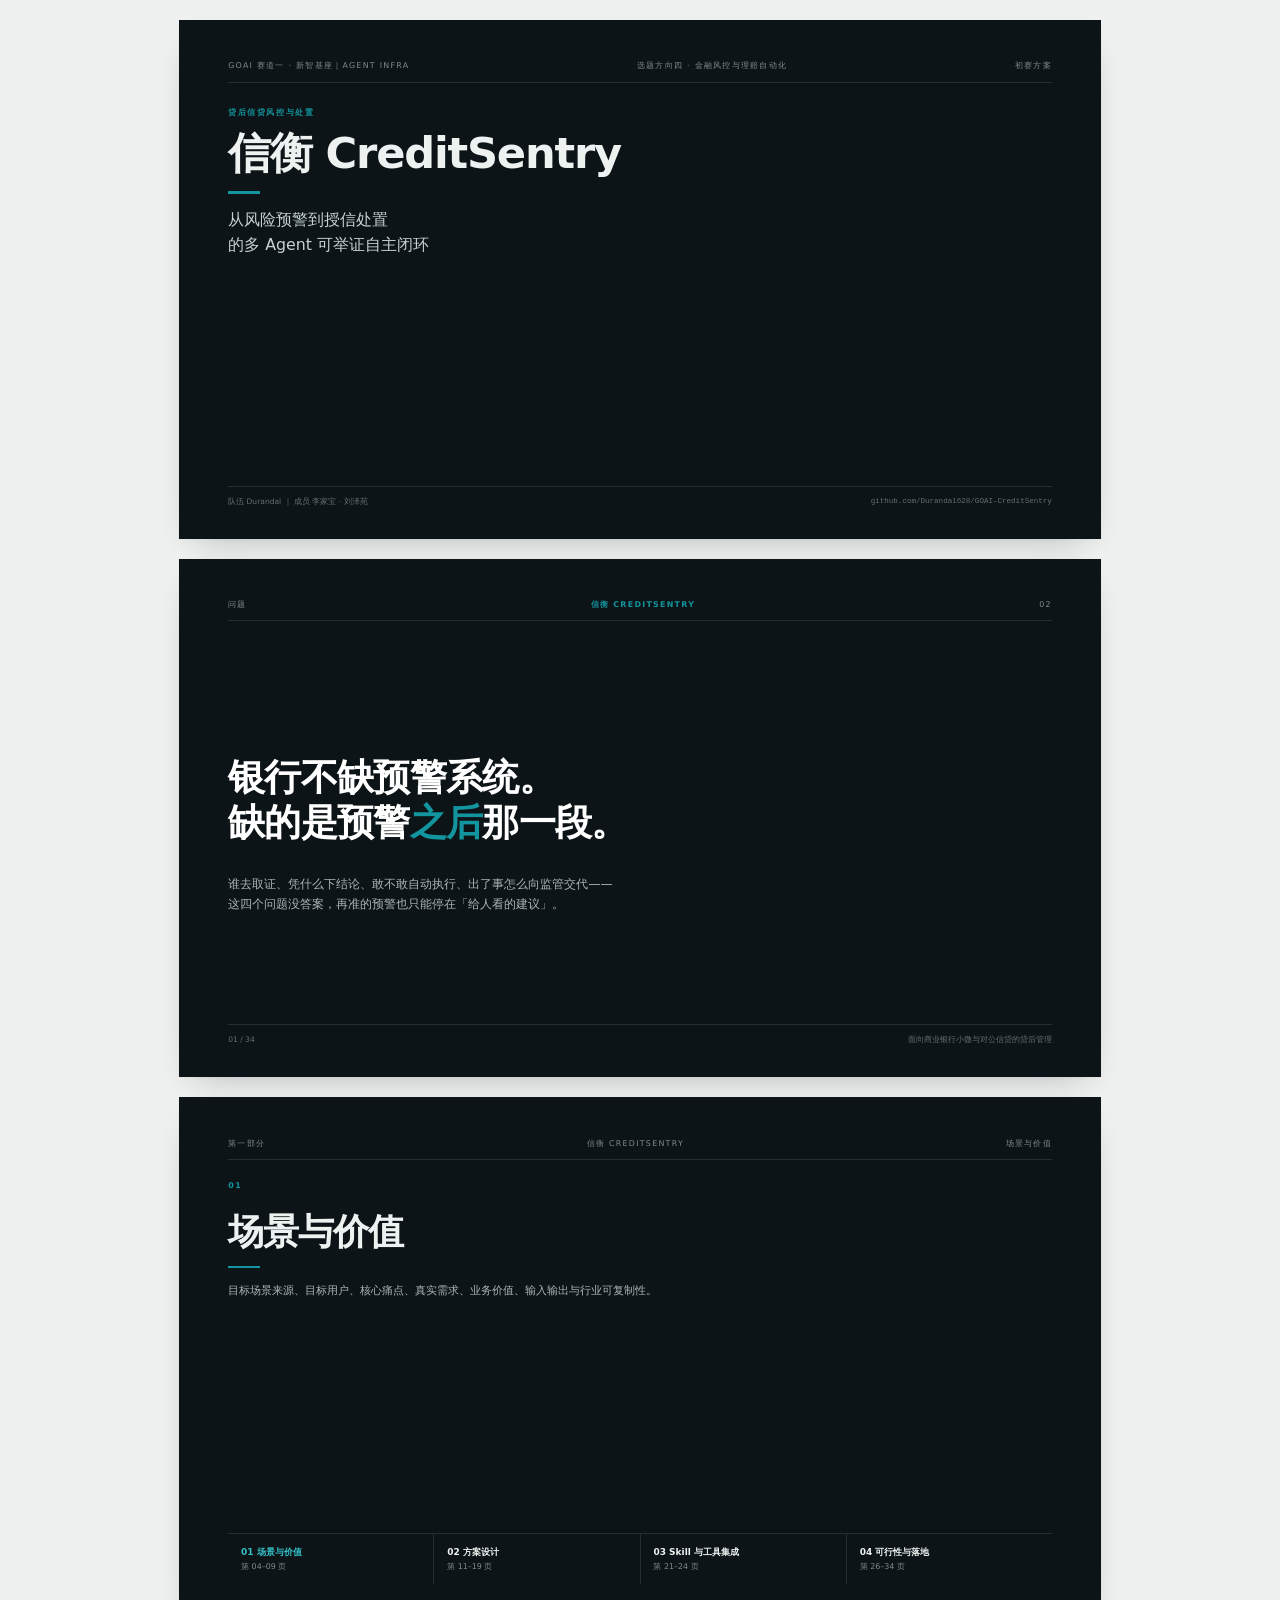
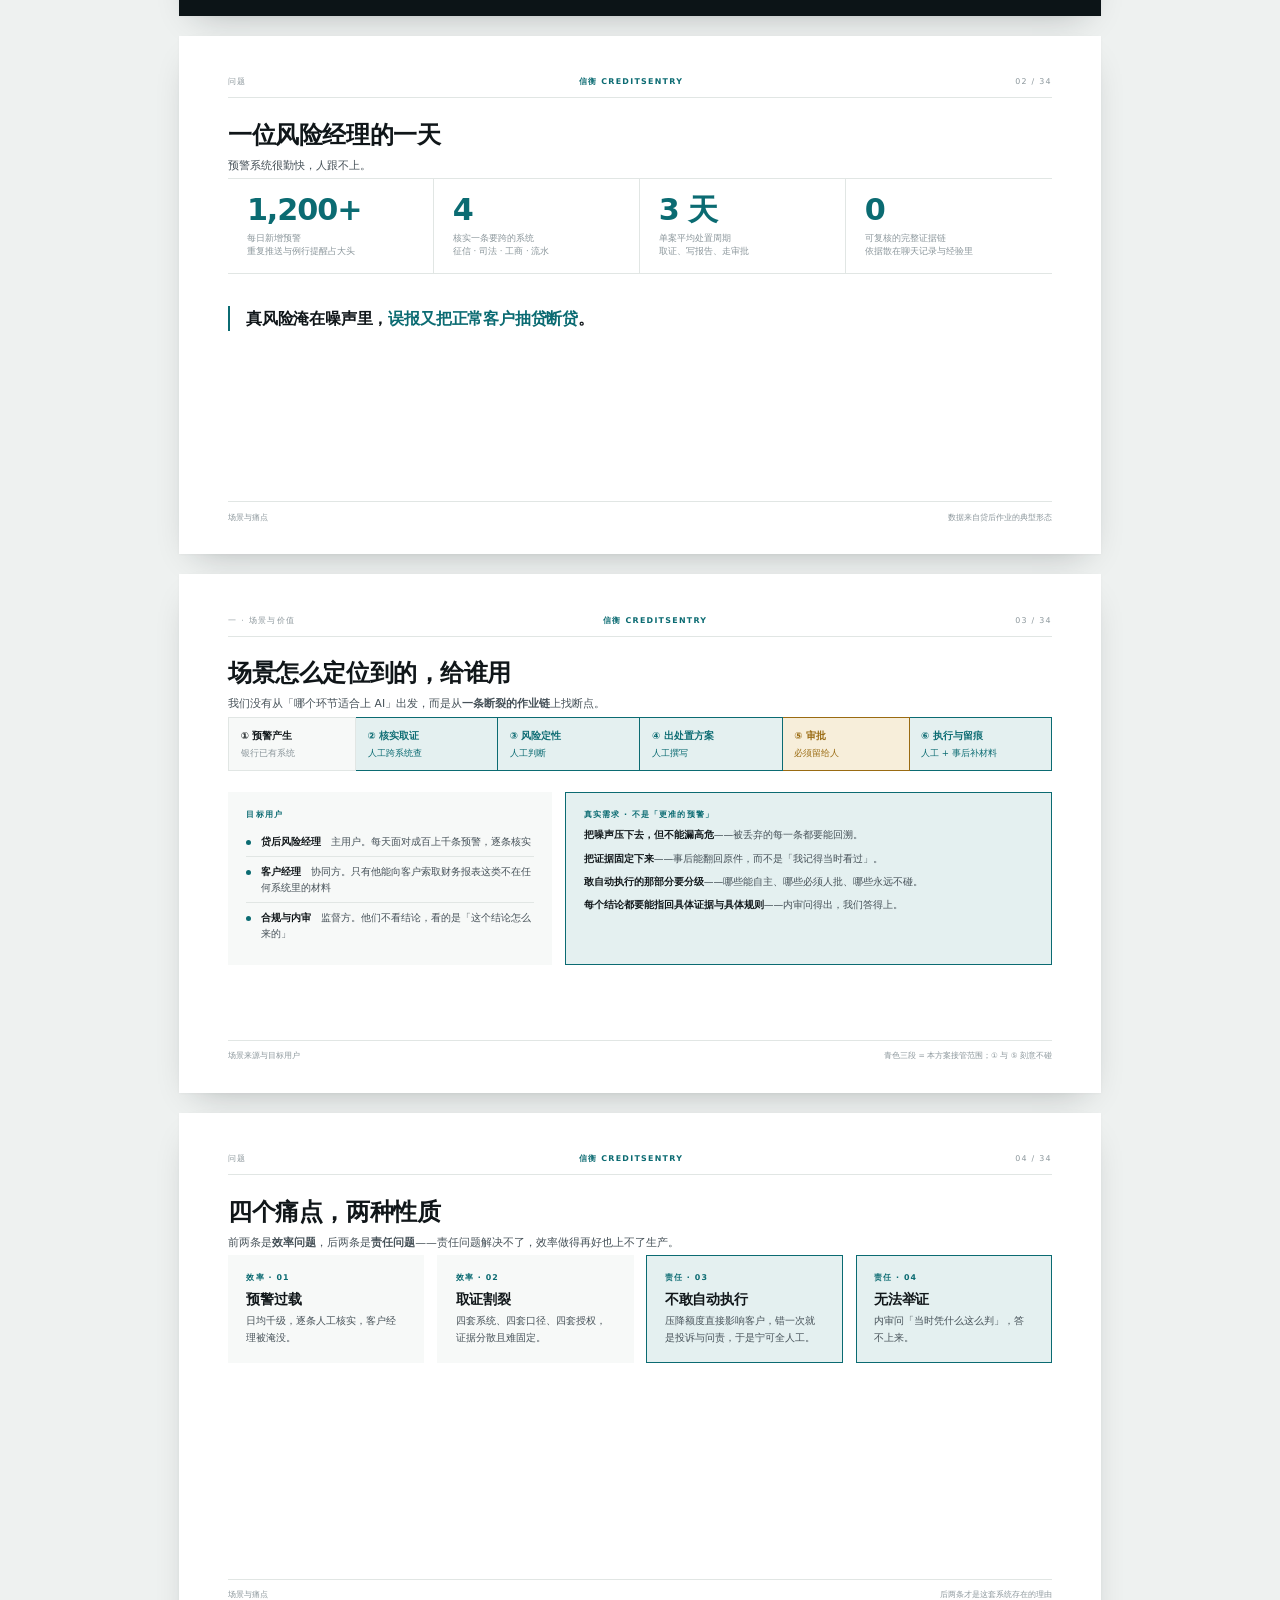
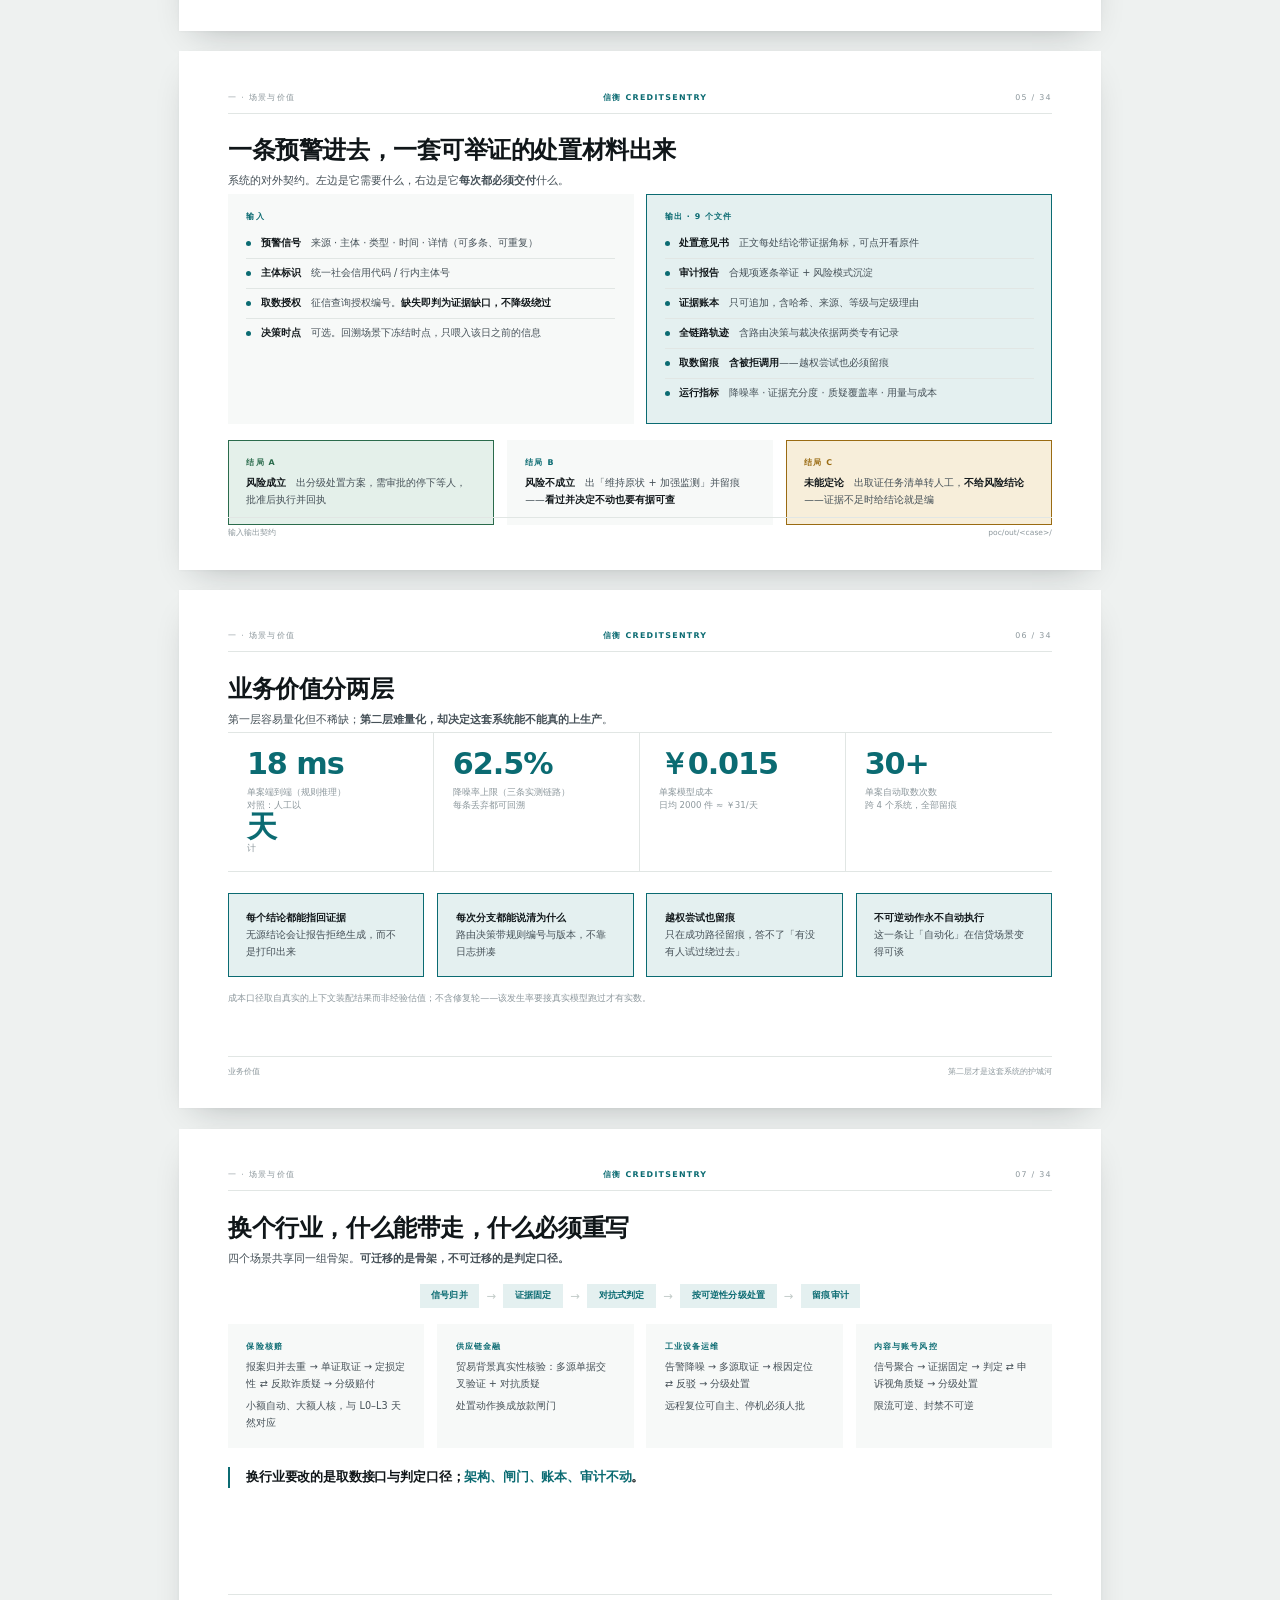
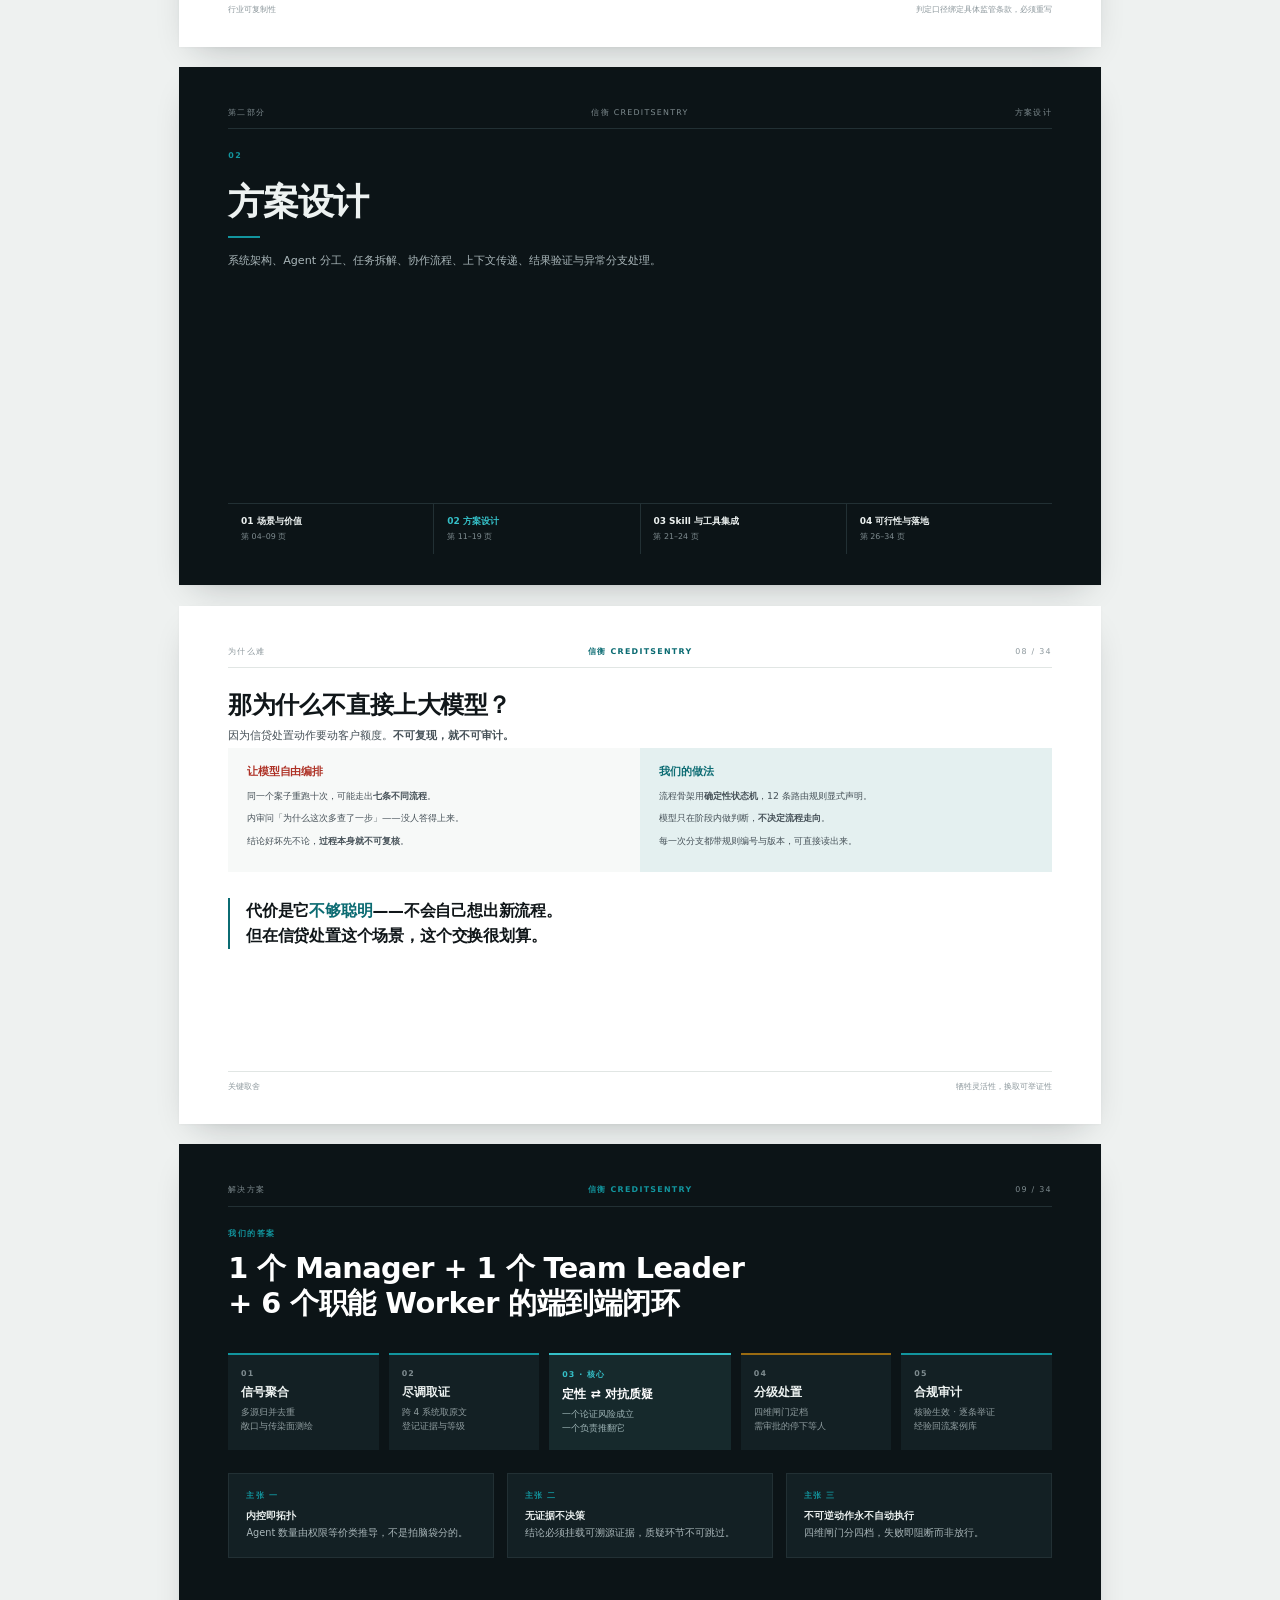
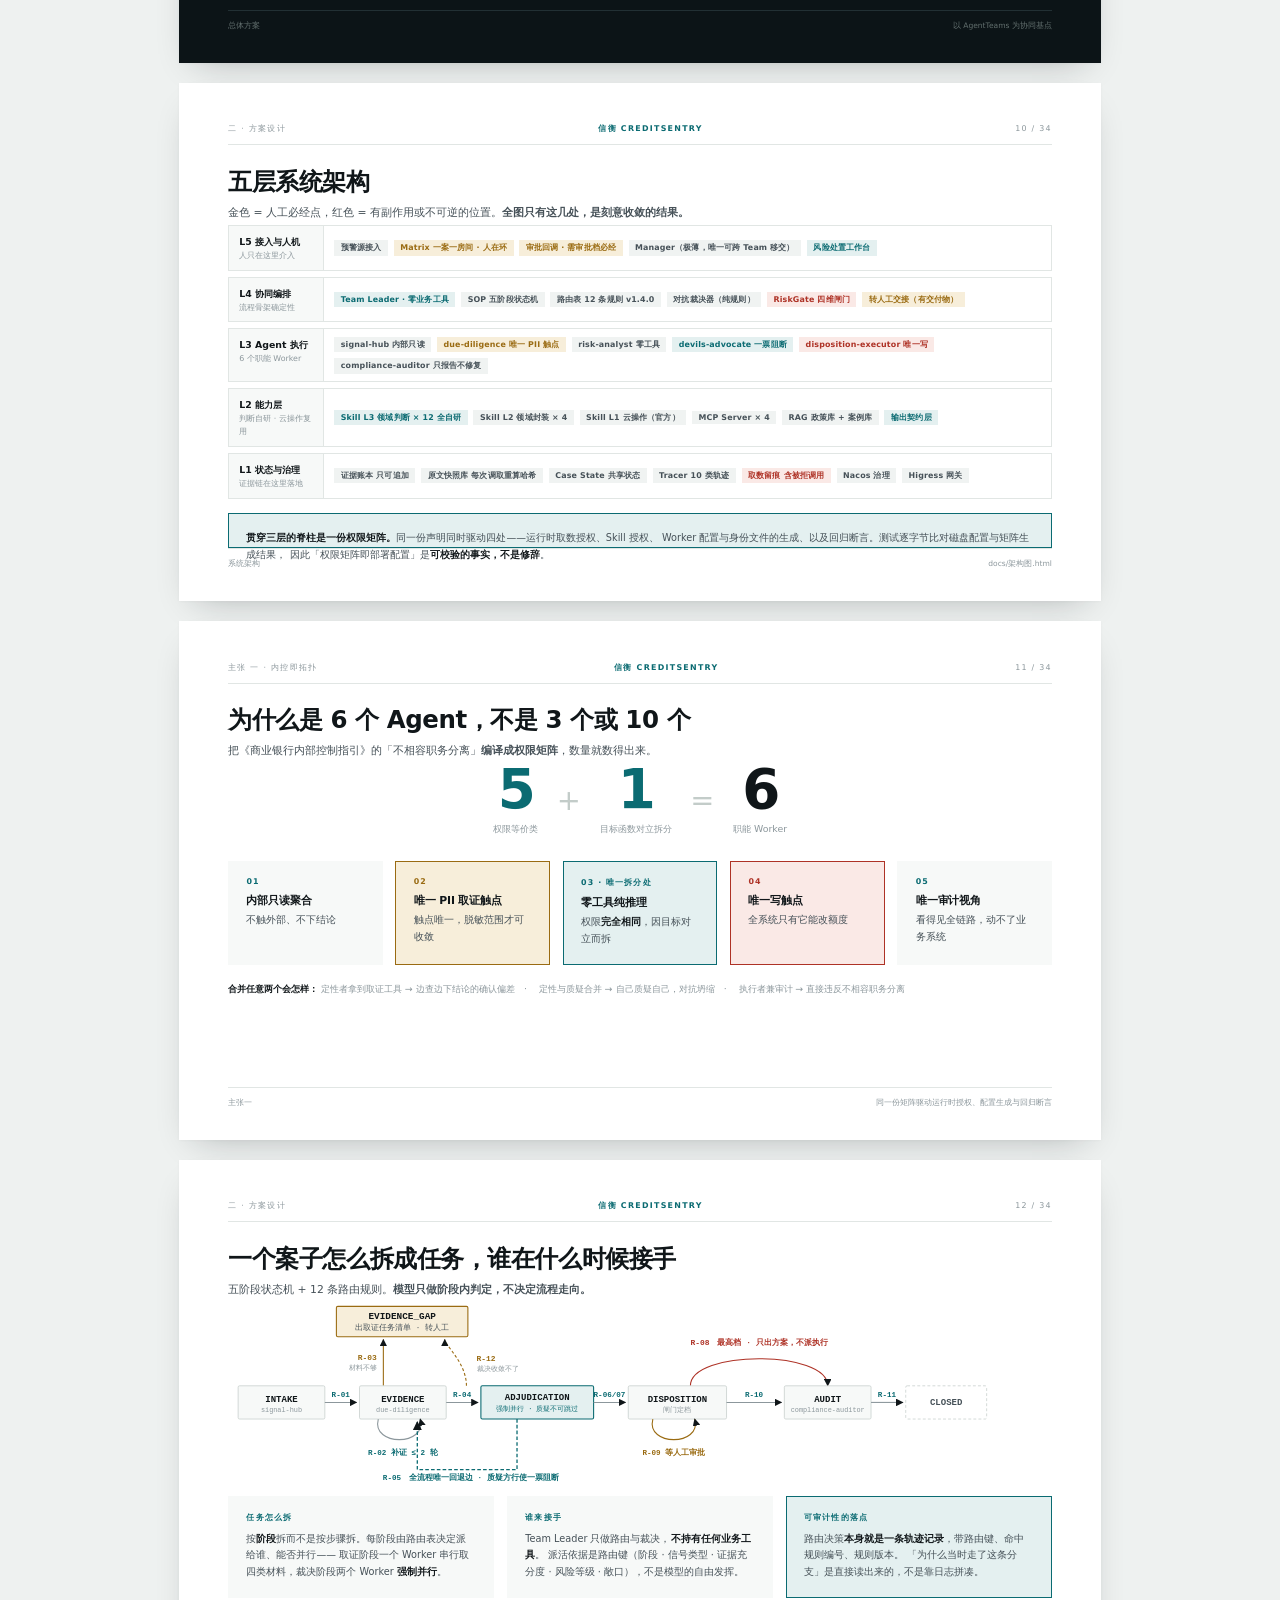
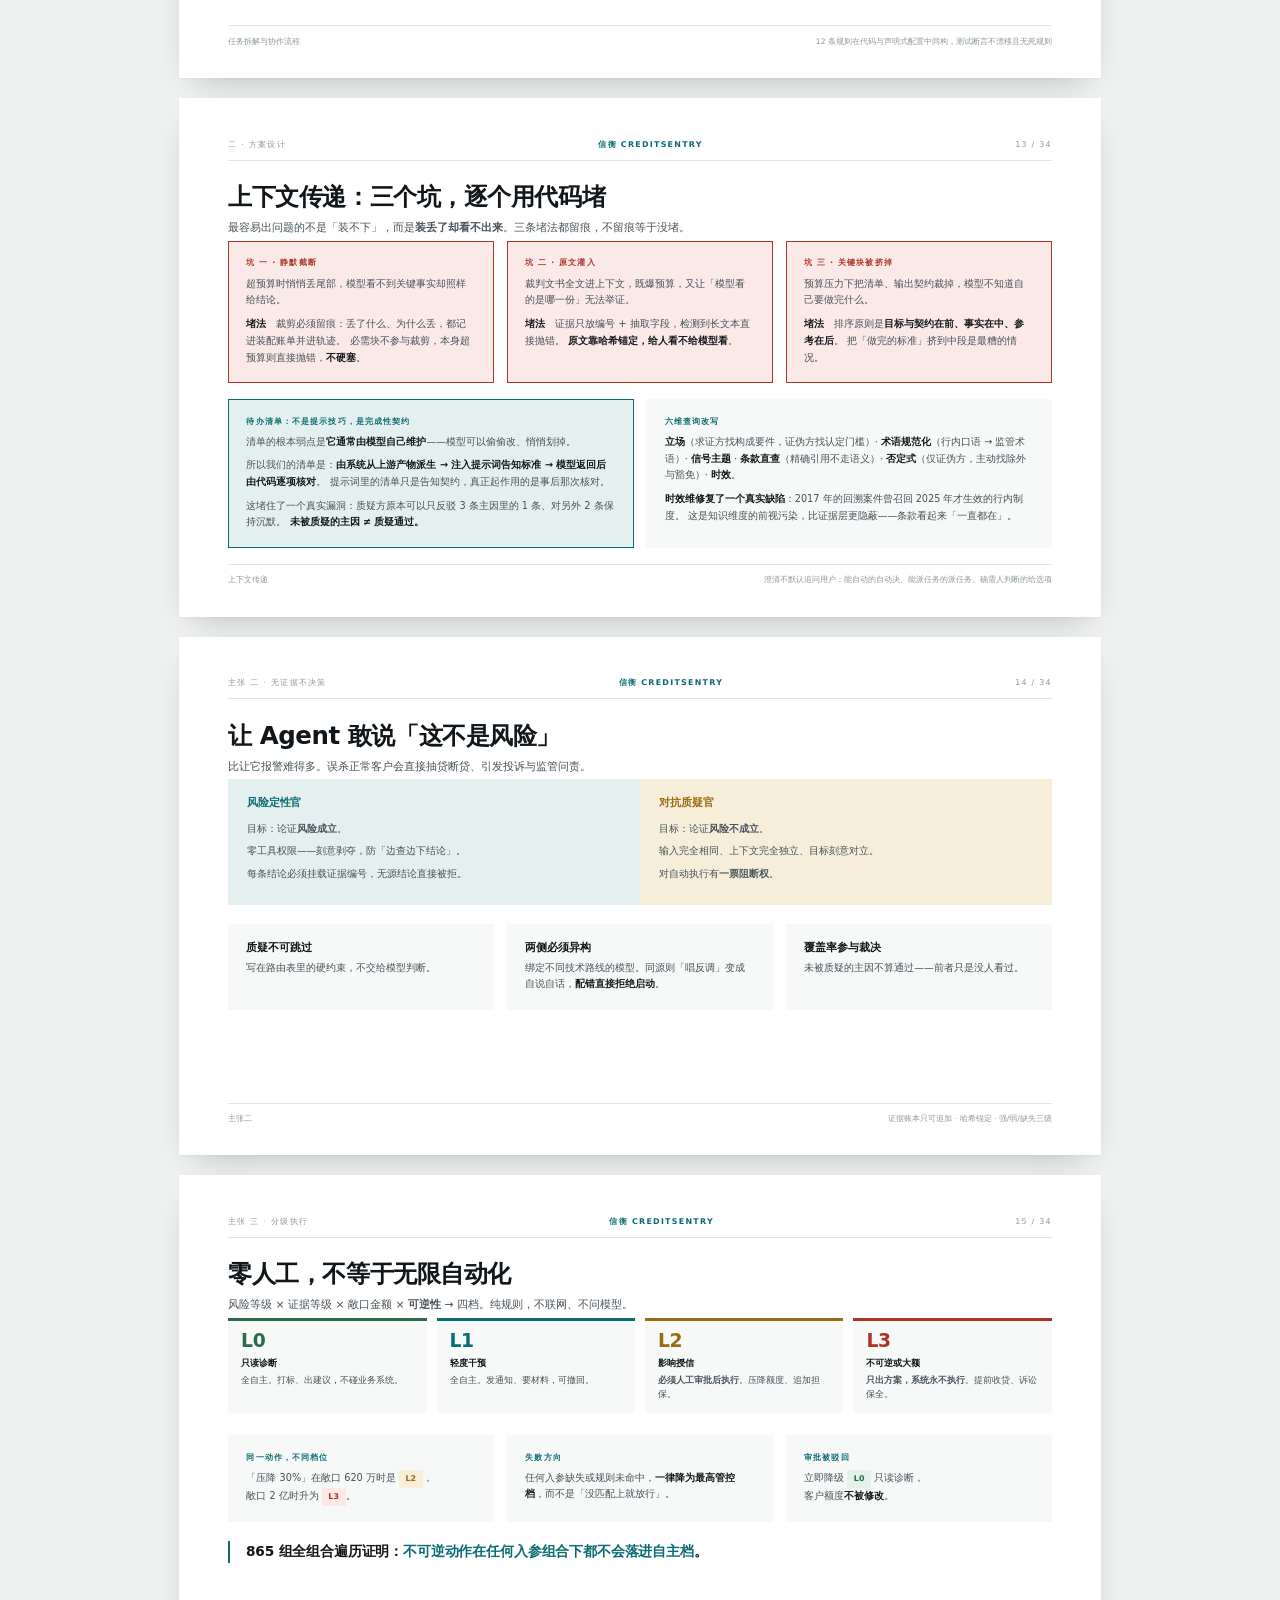
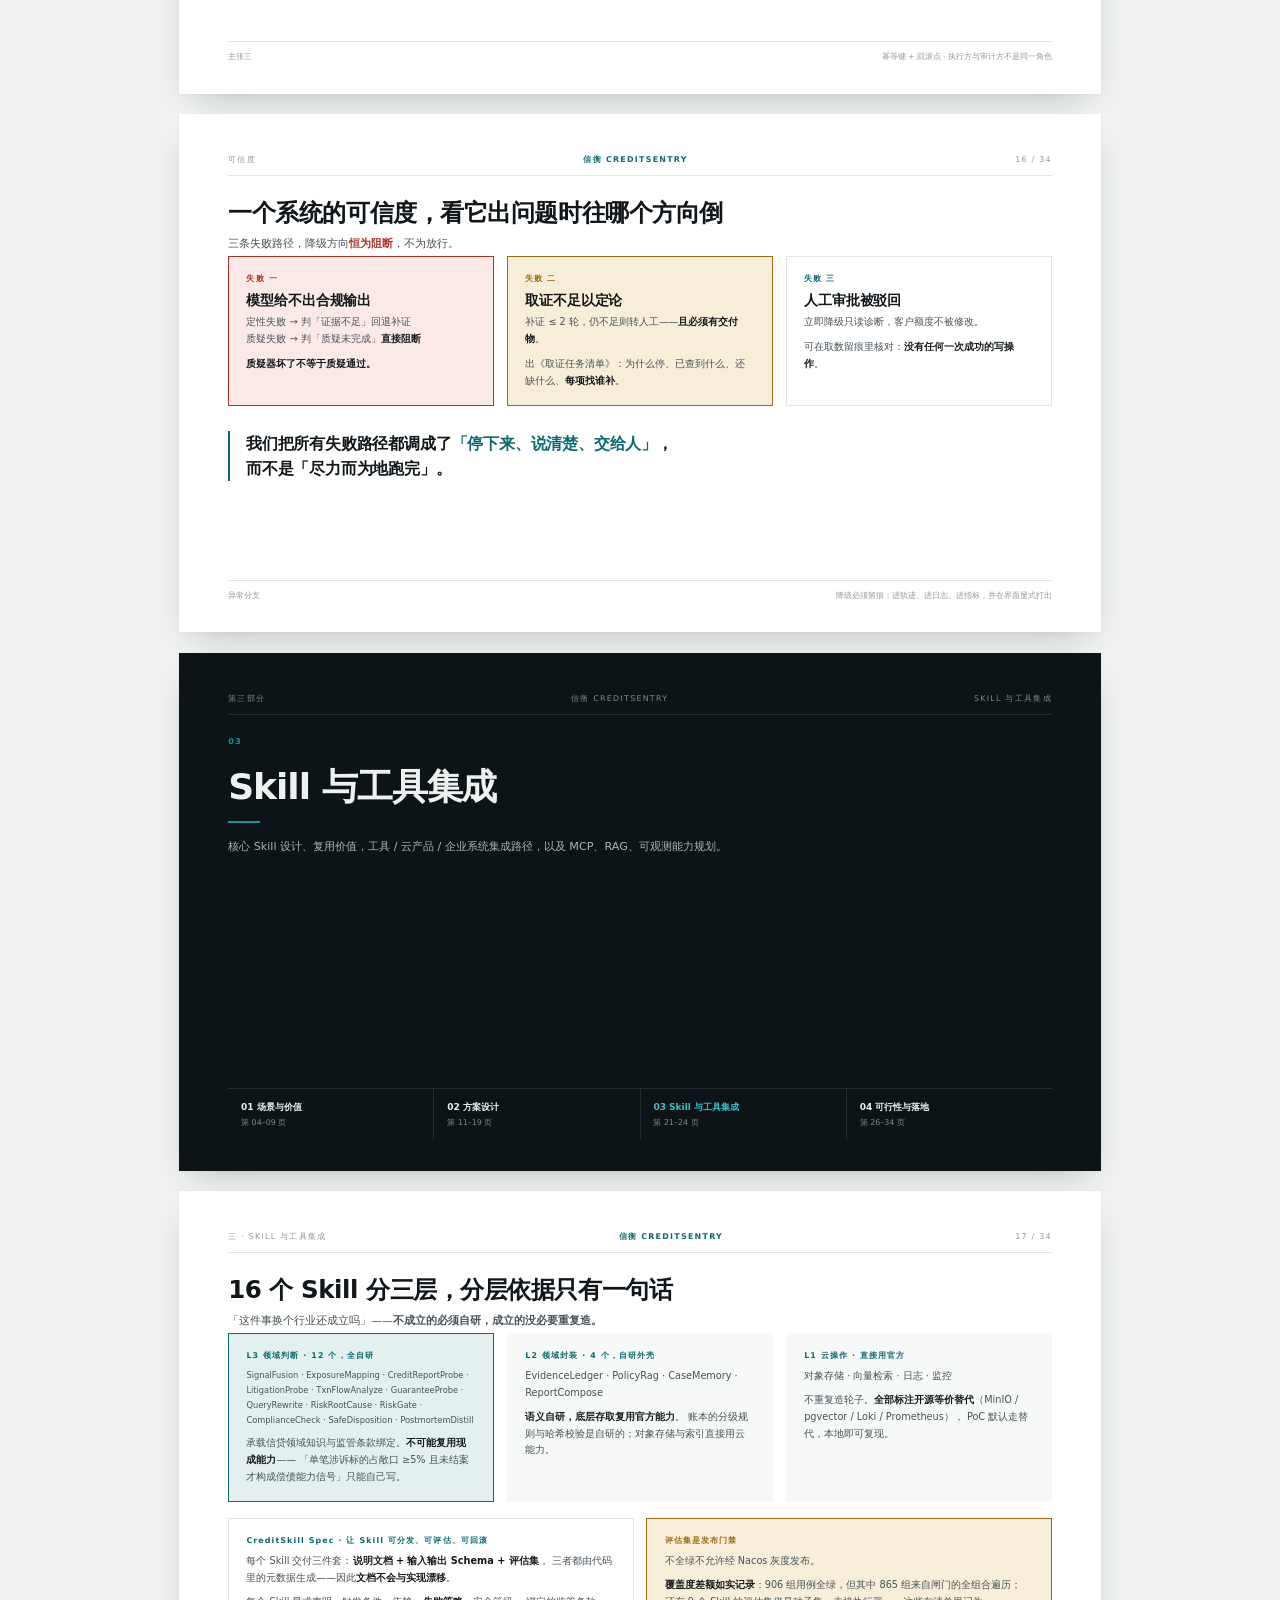
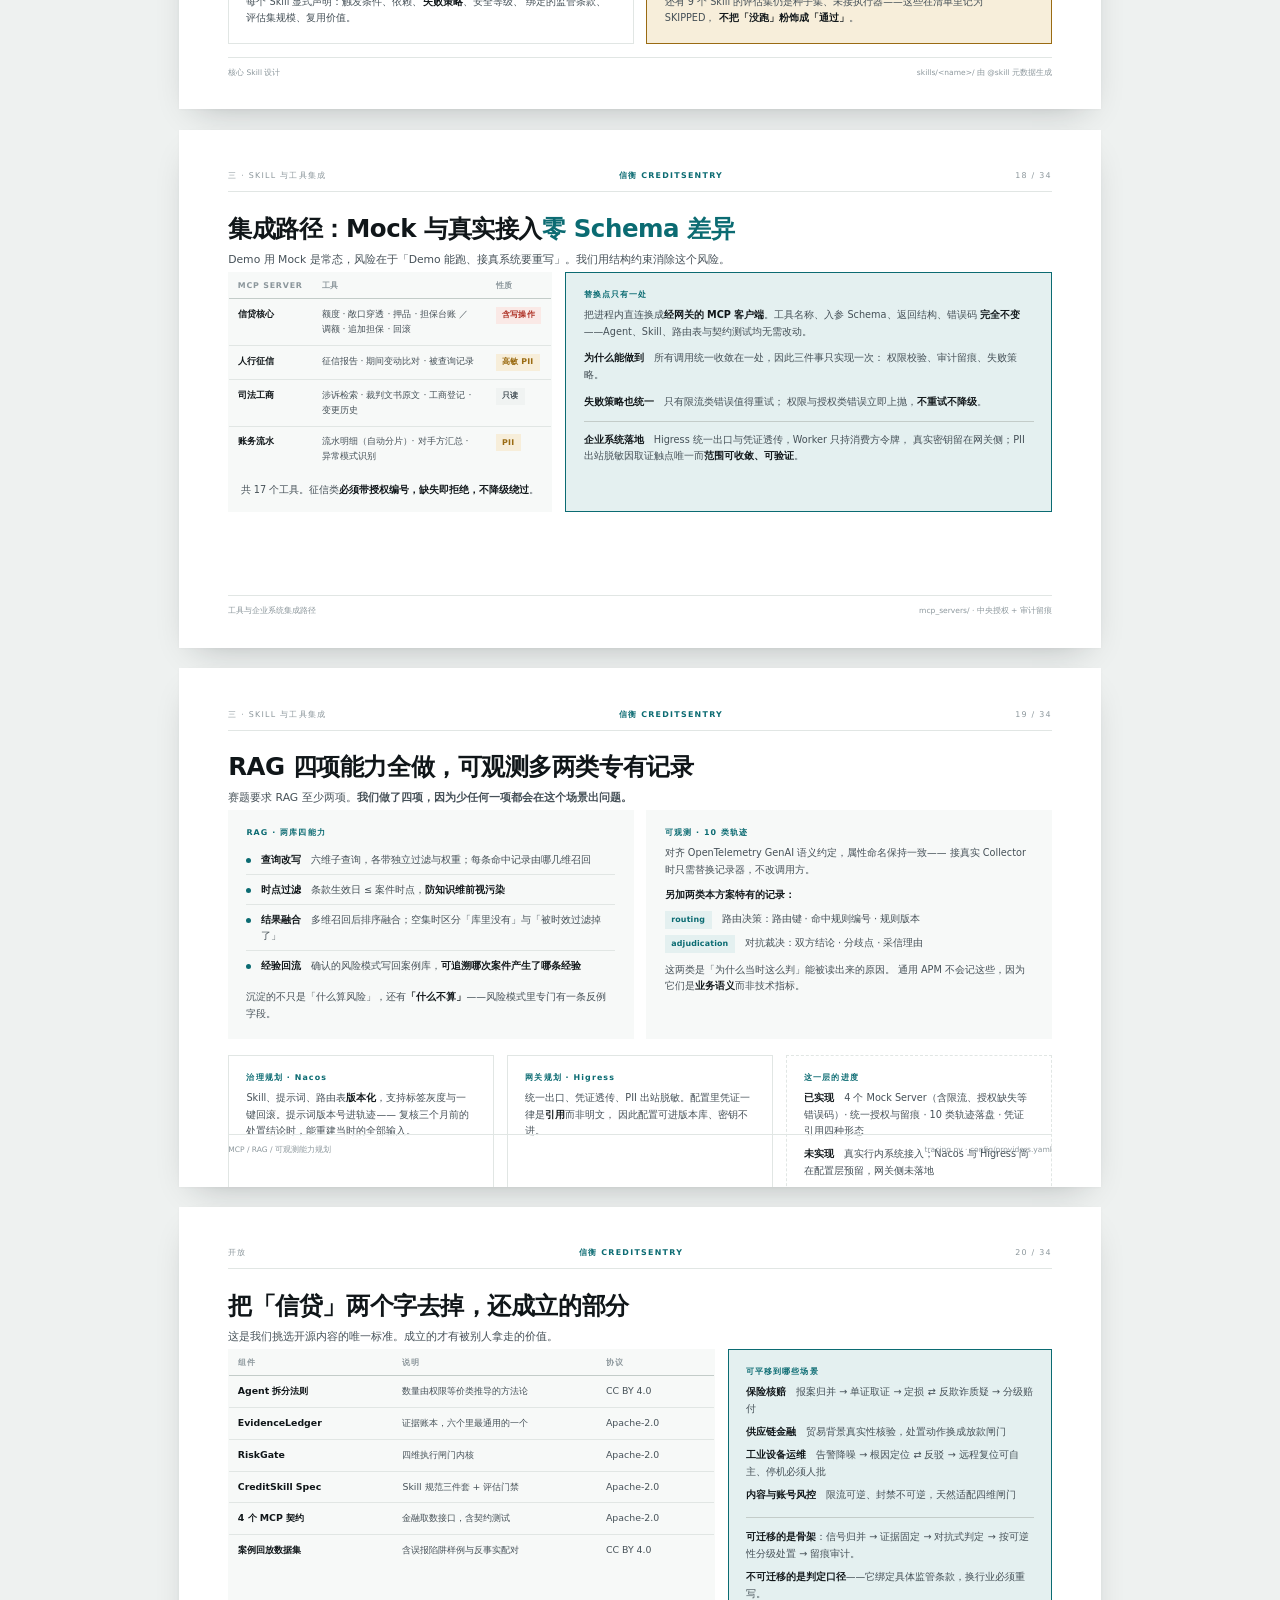
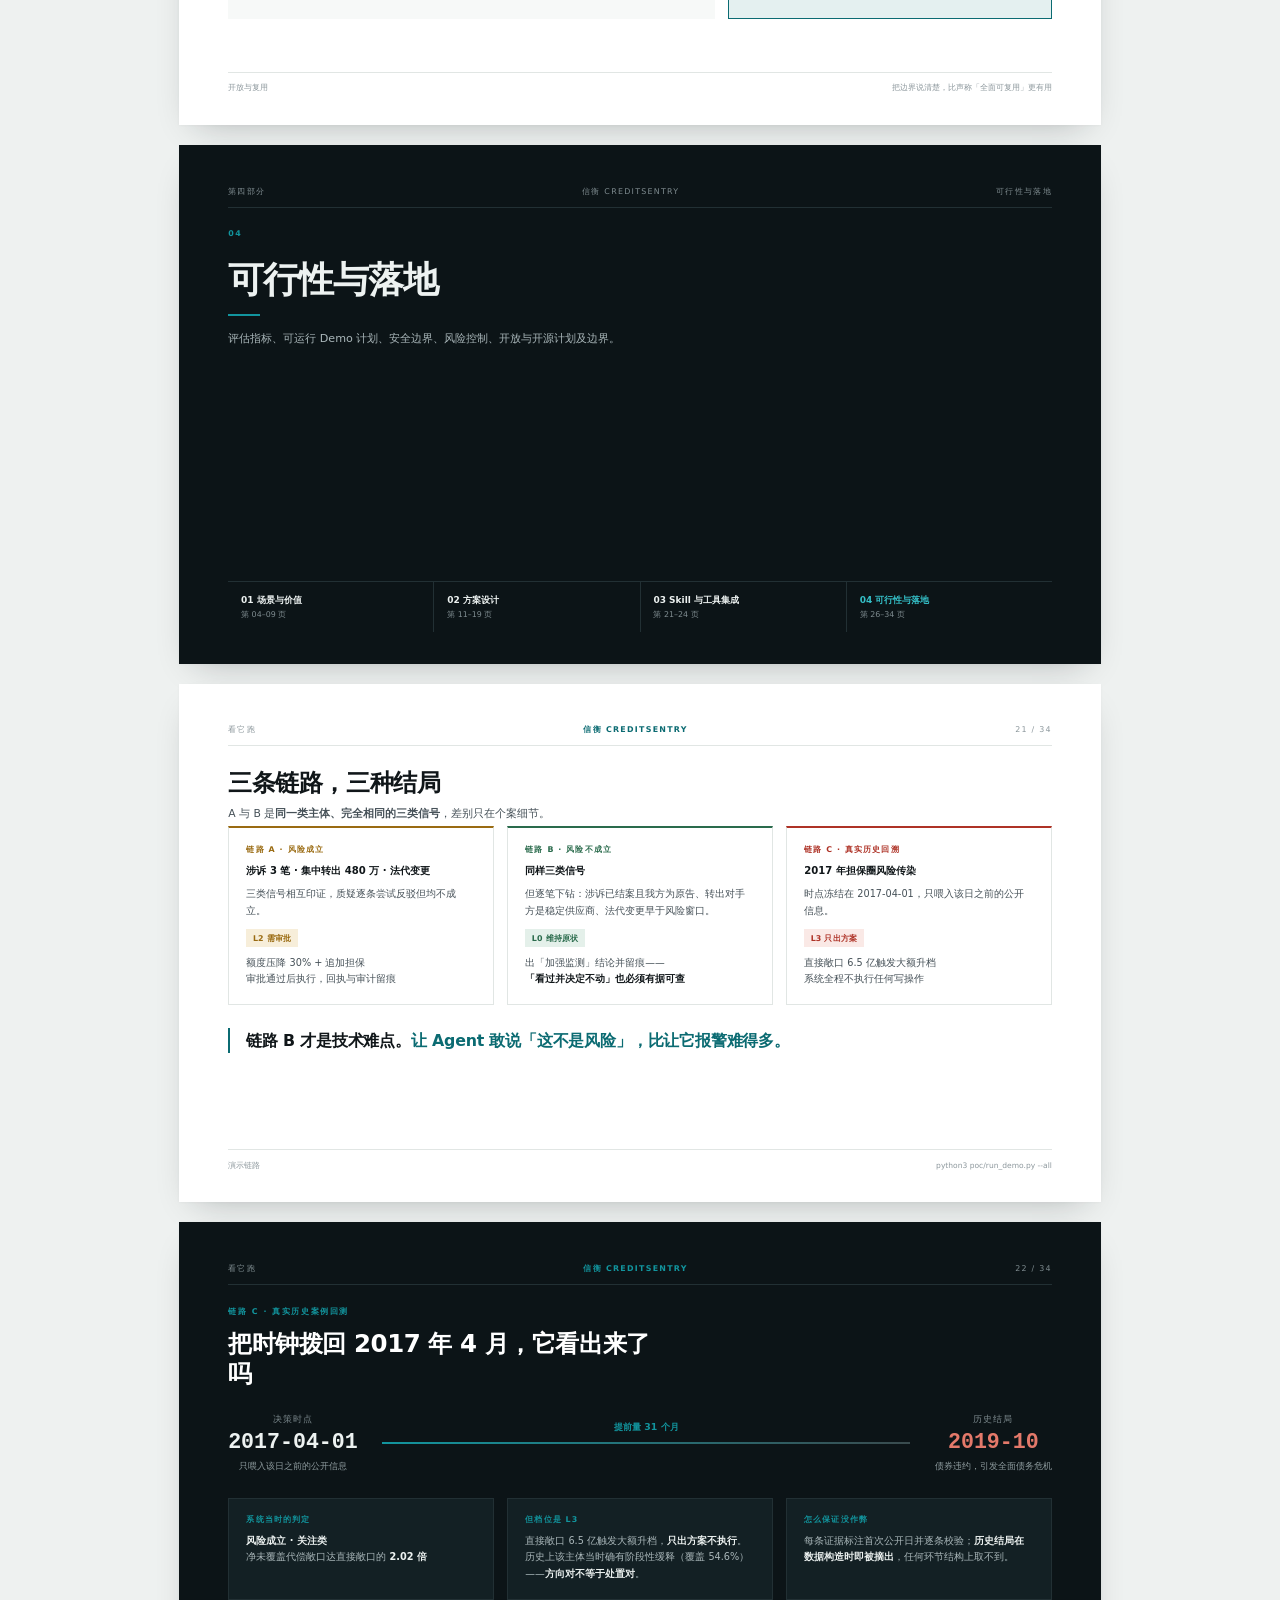
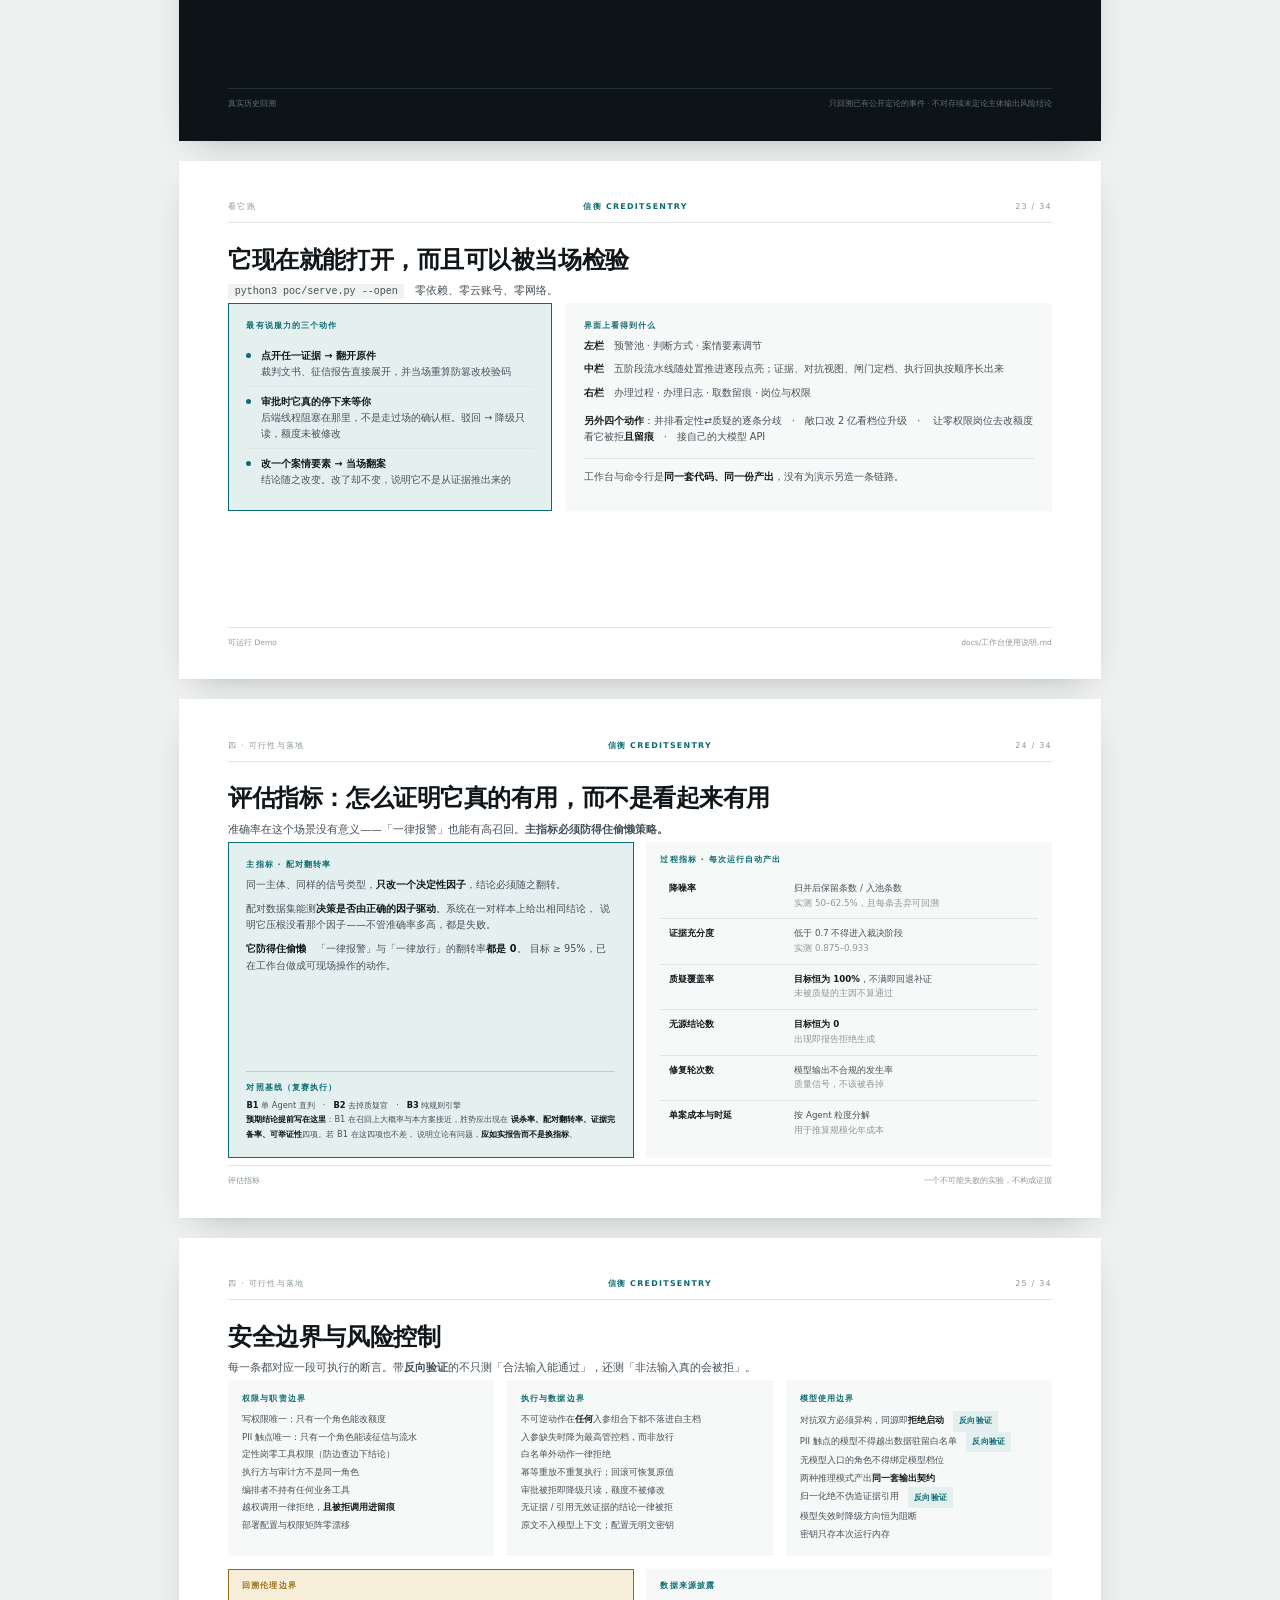
<file: deck/index.html>
<!doctype html>
<html lang="zh-CN">
<head>
<meta charset="utf-8" />
<meta name="viewport" content="width=device-width, initial-scale=1" />
<title>信衡 CreditSentry · GOAI 赛道一 初赛方案</title>
<style>
:root{
  --ground:#EEF1F0; --sheet:#FFFFFF; --deep:#0C1417; --deep-2:#132024;
  --ink:#101619; --ink-2:#465158; --ink-3:#8C979C;
  --rule:#E1E6E4; --rule-2:#C3CCC9;
  --accent:#0B6B72; --accent-2:#12959E; --accent-soft:#E4F0F0;
  --gold:#9A6B12; --gold-soft:#F7EEDA;
  --crit:#AE3226; --crit-soft:#FAE9E6;
  --good:#2A6B4C; --good-soft:#E4F0EA;
  --shadow:0 2px 4px rgba(16,22,25,.04), 0 20px 48px -24px rgba(16,22,25,.30);
}
*{box-sizing:border-box;}
html,body{margin:0;padding:0;background:var(--ground);color:var(--ink);
  font-family:"PingFang SC","Hiragino Sans GB","Microsoft YaHei","Noto Sans CJK SC",system-ui,sans-serif;
  -webkit-font-smoothing:antialiased;}
.mono{font-family:ui-monospace,"SF Mono",Menlo,Consolas,monospace;}
.num{font-variant-numeric:tabular-nums;}

#deck{width:1280px;margin:0 auto;padding:28px 0 56px;display:flex;flex-direction:column;gap:28px;}
.slide{width:1280px;height:720px;flex:0 0 720px;background:var(--sheet);
  box-shadow:var(--shadow);padding:56px 68px 44px;display:flex;flex-direction:column;
  position:relative;overflow:hidden;}

/* 深色页：用于分节与情绪转折，制造阅读节奏 */
.slide.dk{background:var(--deep);color:#EDF2F1;}
.slide.dk .rail{border-color:#223034;color:#7E8B8F;}
.slide.dk h2{color:#FFFFFF;}
.slide.dk .lead{color:#A9B6B9;}
.slide.dk .foot{border-color:#223034;color:#63706F;}

/* 页眉页脚 */
.rail{display:flex;justify-content:space-between;align-items:baseline;font-size:11px;
  letter-spacing:.16em;text-transform:uppercase;color:var(--ink-3);
  padding-bottom:14px;border-bottom:1px solid var(--rule);margin-bottom:30px;flex:0 0 auto;}
.rail b{color:var(--accent);font-weight:700;}
.slide.dk .rail b{color:var(--accent-2);}
.foot{margin-top:auto;padding-top:14px;border-top:1px solid var(--rule);
  font-size:10.5px;color:var(--ink-3);display:flex;justify-content:space-between;gap:20px;flex:0 0 auto;}

/* 标题层级：一页只有一个焦点 */
h1{font-size:60px;line-height:1.1;margin:0;font-weight:700;letter-spacing:-.028em;}
h2{font-size:34px;line-height:1.22;margin:0 0 10px;font-weight:700;letter-spacing:-.018em;}
h3{font-size:19px;line-height:1.35;margin:0 0 6px;font-weight:650;letter-spacing:-.01em;}
.lead{font-size:15px;color:var(--ink-2);line-height:1.7;margin:0;max-width:82ch;}
.body{flex:1;min-height:0;display:flex;flex-direction:column;}
.mid.ctr{justify-content:center;}
.mid{flex:1;min-height:0;display:flex;flex-direction:column;justify-content:flex-start;padding-top:4px;}

.kicker{display:inline-block;font-size:11px;letter-spacing:.2em;text-transform:uppercase;
  color:var(--accent);font-weight:700;margin-bottom:16px;}
.slide.dk .kicker{color:var(--accent-2);}
.rule{width:44px;height:3px;background:var(--accent);margin:20px 0;}
.slide.dk .rule{background:var(--accent-2);}

/* 英雄数字 */
.hero{font-size:112px;line-height:.94;font-weight:700;letter-spacing:-.045em;
  color:var(--accent);font-variant-numeric:tabular-nums;}
.slide.dk .hero{color:var(--accent-2);}
.hero.sm{font-size:76px;}

/* 卡片 */
.cards{display:grid;gap:18px;}
.g2{grid-template-columns:1fr 1fr;} .g3{grid-template-columns:repeat(3,1fr);}
.g4{grid-template-columns:repeat(4,1fr);} .g5{grid-template-columns:repeat(5,1fr);}
.g23{grid-template-columns:2fr 3fr;} .g32{grid-template-columns:3fr 2fr;}
.card{border:1px solid var(--rule);padding:22px 24px;display:flex;flex-direction:column;
  background:var(--sheet);min-height:0;}
.card.tint{background:var(--accent-soft);border-color:var(--accent);}
.card.gold{background:var(--gold-soft);border-color:var(--gold);}
.card.crit{background:var(--crit-soft);border-color:var(--crit);}
.card.good{background:var(--good-soft);border-color:var(--good);}
.card.flat{background:#F7F9F8;border-color:transparent;}
.card .n{font-size:11px;font-weight:700;letter-spacing:.14em;color:var(--accent);margin-bottom:10px;}
.card.gold .n{color:var(--gold);} .card.crit .n{color:var(--crit);} .card.good .n{color:var(--good);}
.card p{margin:0;font-size:13.5px;line-height:1.72;color:var(--ink-2);}
.card p + p{margin-top:9px;}
.card b{color:var(--ink);font-weight:650;}
.slide.dk .card{background:var(--deep-2);border-color:#223034;}
.slide.dk .card p{color:#A9B6B9;} .slide.dk .card b{color:#EDF2F1;}
.slide.dk .card .n{color:var(--accent-2);}

/* 指标条 */
.stats{display:grid;gap:0;border-top:1px solid var(--rule);border-bottom:1px solid var(--rule);}
.stats > div{padding:22px 26px;border-right:1px solid var(--rule);}
.stats > div:last-child{border-right:0;}
.stats b{display:block;font-size:42px;font-weight:700;line-height:1;letter-spacing:-.035em;
  color:var(--accent);font-variant-numeric:tabular-nums;}
.stats span{display:block;font-size:12px;color:var(--ink-3);margin-top:9px;line-height:1.5;}
.slide.dk .stats{border-color:#223034;} .slide.dk .stats > div{border-color:#223034;}
.slide.dk .stats b{color:var(--accent-2);} .slide.dk .stats span{color:#7E8B8F;}

/* 层级色带（L0–L3） */
.tiers{display:grid;grid-template-columns:repeat(4,1fr);gap:14px;}
.tier{border-top:5px solid;padding:16px 18px;background:#F7F9F8;}
.tier .t{font-size:26px;font-weight:700;letter-spacing:-.02em;line-height:1;}
.tier .d{font-size:13px;font-weight:650;margin-top:8px;color:var(--ink);}
.tier .x{font-size:12px;color:var(--ink-2);margin-top:6px;line-height:1.6;}
.t0{border-color:var(--good);} .t0 .t{color:var(--good);}
.t1{border-color:var(--accent);} .t1 .t{color:var(--accent);}
.t2{border-color:var(--gold);} .t2 .t{color:var(--gold);}
.t3{border-color:var(--crit);} .t3 .t{color:var(--crit);}

/* 对照 */
.vs{display:grid;grid-template-columns:1fr auto 1fr;gap:0;align-items:stretch;}
.vs .side{padding:24px 26px;}
.vs .side.a{background:#F7F9F8;}
.vs .side.b{background:var(--accent-soft);}
.vs .bar{width:1px;background:var(--rule-2);}
.vs h3{font-size:15px;margin-bottom:12px;}
.vs p{font-size:13px;line-height:1.75;color:var(--ink-2);margin:0 0 8px;}

/* 列表 */
ul.clean{margin:0;padding:0;list-style:none;}
ul.clean li{font-size:13.5px;line-height:1.65;color:var(--ink-2);padding:9px 0 9px 20px;
  border-bottom:1px solid var(--rule);position:relative;}
ul.clean li:last-child{border-bottom:0;}
ul.clean li::before{content:"";position:absolute;left:0;top:17px;width:7px;height:7px;
  border-radius:50%;background:var(--accent);}
ul.clean li b{color:var(--ink);font-weight:650;}
.slide.dk ul.clean li{color:#A9B6B9;border-color:#223034;}
.slide.dk ul.clean li b{color:#EDF2F1;}

/* 表 */
table{border-collapse:collapse;width:100%;font-size:13px;}
th{font-weight:700;font-size:11px;letter-spacing:.1em;color:var(--ink-3);text-transform:uppercase;
  text-align:left;padding:10px 12px;border-bottom:1.5px solid var(--rule-2);white-space:nowrap;}
td{padding:11px 12px;border-bottom:1px solid var(--rule);color:var(--ink-2);line-height:1.6;vertical-align:top;}
td.k{color:var(--ink);font-weight:650;}
tr:last-child td{border-bottom:0;}

.chip{display:inline-block;font-size:11px;font-weight:650;padding:3px 9px;
  background:#F0F3F2;color:var(--ink-2);letter-spacing:.02em;}
.chip.a{background:var(--accent-soft);color:var(--accent);}
.chip.g{background:var(--good-soft);color:var(--good);}
.chip.w{background:var(--gold-soft);color:var(--gold);}
.chip.c{background:var(--crit-soft);color:var(--crit);}

.quote{font-size:22px;line-height:1.6;font-weight:650;letter-spacing:-.012em;
  border-left:4px solid var(--accent);padding-left:22px;color:var(--ink);}
.slide.dk .quote{border-color:var(--accent-2);color:#FFFFFF;}
.quote em{font-style:normal;color:var(--accent);}
.slide.dk .quote em{color:var(--accent-2);}

.small{font-size:12px;color:var(--ink-3);line-height:1.65;}
svg{display:block;max-width:100%;}

@media (max-width:1340px){ #deck{zoom:.72;} }
@media (max-width:960px){ #deck{zoom:.5;} }
@media print{
  @page{size:1280px 720px;margin:0;}
  html,body{background:#fff;}
  #deck{zoom:1;width:1280px;padding:0;gap:0;}
  .slide{page-break-after:always;break-after:page;box-shadow:none;}
  .slide:last-child{page-break-after:auto;}
}
</style>
</head>
<body>
<div id="deck"><section class="slide dk">
  <div class="rail"><span>GOAI 赛道一 · 新智基座｜Agent Infra</span><span>选题方向四 · 金融风控与理赔自动化</span><span>初赛方案</span></div>
  <div class="mid">
    <span class="kicker">贷后信贷风控与处置</span>
    <h1>信衡 CreditSentry</h1>
    <div class="rule"></div>
    <p class="lead" style="font-size:22px;color:#C6D2D4;line-height:1.55;max-width:34ch">
      从风险预警到授信处置<br>的多 Agent 可举证自主闭环
    </p>
  </div>
  <div class="foot"><span>队伍 Durandal ｜ 成员 李家宝 · 刘泽苑</span><span class="mono">github.com/Durandal628/GOAI-CreditSentry</span></div>
</section>

<section class="slide dk">
  <div class="rail"><span>问题</span><span><b>信衡 CreditSentry</b></span><span>02</span></div>
  <div class="mid ctr">
    <h2 style="font-size:52px;line-height:1.22;max-width:24ch">银行不缺预警系统。<br>缺的是预警<span style="color:var(--accent-2)">之后</span>那一段。</h2>
    <p class="lead" style="margin-top:28px;font-size:17px;max-width:56ch">
      谁去取证、凭什么下结论、敢不敢自动执行、出了事怎么向监管交代——<br>
      这四个问题没答案，再准的预警也只能停在「给人看的建议」。
    </p>
  </div>
  <div class="foot"><span>01 / 34</span><span>面向商业银行小微与对公信贷的贷后管理</span></div>
</section>

<section class="slide dk">
  <div class="rail"><span>第一部分</span><span>信衡 CreditSentry</span><span>场景与价值</span></div>
  <div class="body">
    <span class="kicker">01</span>
    <h1 style="font-size:50px;margin-top:14px">场景与价值</h1>
    <div class="rule"></div>
    <p class="lead" style="font-size:15.5px;max-width:74ch;color:#A9B6B9">目标场景来源、目标用户、核心痛点、真实需求、业务价值、输入输出与行业可复制性。</p>
    <div style="margin-top:auto;display:flex;border-top:1px solid #223034"><div style="flex:1;padding:16px 18px;border-right:1px solid #223034;"><div style="font-size:12.5px;font-weight:650;color:#35C0C8">01 场景与价值</div><div style="font-size:11px;color:#7E8B8F;margin-top:4px">第 04–09 页</div></div><div style="flex:1;padding:16px 18px;border-right:1px solid #223034;"><div style="font-size:12.5px;font-weight:650;color:#EDF2F1">02 方案设计</div><div style="font-size:11px;color:#7E8B8F;margin-top:4px">第 11–19 页</div></div><div style="flex:1;padding:16px 18px;border-right:1px solid #223034;"><div style="font-size:12.5px;font-weight:650;color:#EDF2F1">03 Skill 与工具集成</div><div style="font-size:11px;color:#7E8B8F;margin-top:4px">第 21–24 页</div></div><div style="flex:1;padding:16px 18px;border-right:1px solid #223034;border-right:0;"><div style="font-size:12.5px;font-weight:650;color:#EDF2F1">04 可行性与落地</div><div style="font-size:11px;color:#7E8B8F;margin-top:4px">第 26–34 页</div></div></div>
  </div>
</section>

<section class="slide">
  <div class="rail"><span>问题</span><span><b>信衡 CreditSentry</b></span><span>02 / 34</span></div>
  <div class="body">
    <h2>一位风险经理的一天</h2>
    <p class="lead">预警系统很勤快，人跟不上。</p>
    <div class="mid">
      <div class="stats" style="grid-template-columns:repeat(4,1fr)">
        <div><b class="num">1,200+</b><span>每日新增预警<br>重复推送与例行提醒占大头</span></div>
        <div><b class="num">4</b><span>核实一条要跨的系统<br>征信 · 司法 · 工商 · 流水</span></div>
        <div><b class="num">3 天</b><span>单案平均处置周期<br>取证、写报告、走审批</span></div>
        <div><b class="num">0</b><span>可复核的完整证据链<br>依据散在聊天记录与经验里</span></div>
      </div>
      <p class="quote" style="margin-top:44px">真风险淹在噪声里，<em>误报又把正常客户抽贷断贷</em>。</p>
    </div>
  </div>
  <div class="foot"><span>场景与痛点</span><span>数据来自贷后作业的典型形态</span></div>
</section>

<section class="slide">
  <div class="rail"><span>一 · 场景与价值</span><span><b>信衡 CreditSentry</b></span><span>03 / 34</span></div>
  <div class="body">
    <h2>场景怎么定位到的，给谁用</h2>
    <p class="lead">我们没有从「哪个环节适合上 AI」出发，而是从<b>一条断裂的作业链</b>上找断点。</p>
    <div class="mid">
      <div style="display:flex;align-items:stretch;gap:0;margin-bottom:30px">
        <div style="flex:1;padding:14px 16px;background:#F7F9F8;border:1px solid var(--rule)">
          <b style="font-size:13.5px">① 预警产生</b><div class="small" style="margin-top:4px">银行已有系统</div></div>
        <div style="flex:1.15;padding:14px 16px;background:var(--accent-soft);border:1px solid var(--accent);border-left:0">
          <b style="font-size:13.5px;color:var(--accent)">② 核实取证</b><div class="small" style="margin-top:4px;color:var(--accent)">人工跨系统查</div></div>
        <div style="flex:1.15;padding:14px 16px;background:var(--accent-soft);border:1px solid var(--accent);border-left:0">
          <b style="font-size:13.5px;color:var(--accent)">③ 风险定性</b><div class="small" style="margin-top:4px;color:var(--accent)">人工判断</div></div>
        <div style="flex:1.15;padding:14px 16px;background:var(--accent-soft);border:1px solid var(--accent);border-left:0">
          <b style="font-size:13.5px;color:var(--accent)">④ 出处置方案</b><div class="small" style="margin-top:4px;color:var(--accent)">人工撰写</div></div>
        <div style="flex:1;padding:14px 16px;background:var(--gold-soft);border:1px solid var(--gold);border-left:0">
          <b style="font-size:13.5px;color:var(--gold)">⑤ 审批</b><div class="small" style="margin-top:4px;color:var(--gold)">必须留给人</div></div>
        <div style="flex:1.15;padding:14px 16px;background:var(--accent-soft);border:1px solid var(--accent);border-left:0">
          <b style="font-size:13.5px;color:var(--accent)">⑥ 执行与留痕</b><div class="small" style="margin-top:4px;color:var(--accent)">人工 + 事后补材料</div></div>
      </div>
      <div class="cards g23">
        <div class="card flat"><div class="n">目标用户</div>
          <ul class="clean">
            <li><b>贷后风险经理</b>　主用户。每天面对成百上千条预警，逐条核实</li>
            <li><b>客户经理</b>　协同方。只有他能向客户索取财务报表这类不在任何系统里的材料</li>
            <li><b>合规与内审</b>　监督方。他们不看结论，看的是「这个结论怎么来的」</li>
          </ul></div>
        <div class="card tint"><div class="n">真实需求 · 不是「更准的预警」</div>
          <p><b>把噪声压下去，但不能漏高危</b>——被丢弃的每一条都要能回溯。</p>
          <p><b>把证据固定下来</b>——事后能翻回原件，而不是「我记得当时看过」。</p>
          <p><b>敢自动执行的那部分要分级</b>——哪些能自主、哪些必须人批、哪些永远不碰。</p>
          <p><b>每个结论都要能指回具体证据与具体规则</b>——内审问得出，我们答得上。</p></div>
      </div>
    </div>
  </div>
  <div class="foot"><span>场景来源与目标用户</span><span>青色三段 = 本方案接管范围；① 与 ⑤ 刻意不碰</span></div>
</section>

<section class="slide">
  <div class="rail"><span>问题</span><span><b>信衡 CreditSentry</b></span><span>04 / 34</span></div>
  <div class="body">
    <h2>四个痛点，两种性质</h2>
    <p class="lead">前两条是<b>效率问题</b>，后两条是<b>责任问题</b>——责任问题解决不了，效率做得再好也上不了生产。</p>
    <div class="mid">
      <div class="cards g4">
        <div class="card flat"><div class="n">效率 · 01</div><h3>预警过载</h3>
          <p>日均千级，逐条人工核实，客户经理被淹没。</p></div>
        <div class="card flat"><div class="n">效率 · 02</div><h3>取证割裂</h3>
          <p>四套系统、四套口径、四套授权，证据分散且难固定。</p></div>
        <div class="card tint"><div class="n">责任 · 03</div><h3>不敢自动执行</h3>
          <p>压降额度直接影响客户，错一次就是投诉与问责，于是宁可全人工。</p></div>
        <div class="card tint"><div class="n">责任 · 04</div><h3>无法举证</h3>
          <p>内审问「当时凭什么这么判」，答不上来。</p></div>
      </div>
    </div>
  </div>
  <div class="foot"><span>场景与痛点</span><span>后两条才是这套系统存在的理由</span></div>
</section>

<section class="slide">
  <div class="rail"><span>一 · 场景与价值</span><span><b>信衡 CreditSentry</b></span><span>05 / 34</span></div>
  <div class="body">
    <h2>一条预警进去，一套可举证的处置材料出来</h2>
    <p class="lead">系统的对外契约。左边是它需要什么，右边是它<b>每次都必须交付</b>什么。</p>
    <div class="mid">
      <div class="cards g2">
        <div class="card flat"><div class="n">输入</div>
          <ul class="clean">
            <li><b>预警信号</b>　来源 · 主体 · 类型 · 时间 · 详情（可多条、可重复）</li>
            <li><b>主体标识</b>　统一社会信用代码 / 行内主体号</li>
            <li><b>取数授权</b>　征信查询授权编号。<b>缺失即判为证据缺口，不降级绕过</b></li>
            <li><b>决策时点</b>　可选。回溯场景下冻结时点，只喂入该日之前的信息</li>
          </ul></div>
        <div class="card tint"><div class="n">输出 · 9 个文件</div>
          <ul class="clean">
            <li><b>处置意见书</b>　正文每处结论带证据角标，可点开看原件</li>
            <li><b>审计报告</b>　合规项逐条举证 + 风险模式沉淀</li>
            <li><b>证据账本</b>　只可追加，含哈希、来源、等级与定级理由</li>
            <li><b>全链路轨迹</b>　含路由决策与裁决依据两类专有记录</li>
            <li><b>取数留痕</b>　<b>含被拒调用</b>——越权尝试也必须留痕</li>
            <li><b>运行指标</b>　降噪率 · 证据充分度 · 质疑覆盖率 · 用量与成本</li>
          </ul></div>
      </div>
      <div class="cards g3" style="margin-top:22px">
        <div class="card good"><div class="n">结局 A</div><p><b>风险成立</b>　出分级处置方案，需审批的停下等人，批准后执行并回执</p></div>
        <div class="card flat"><div class="n">结局 B</div><p><b>风险不成立</b>　出「维持原状 + 加强监测」并留痕——<b>看过并决定不动也要有据可查</b></p></div>
        <div class="card gold"><div class="n">结局 C</div><p><b>未能定论</b>　出取证任务清单转人工，<b>不给风险结论</b>——证据不足时给结论就是编</p></div>
      </div>
    </div>
  </div>
  <div class="foot"><span>输入输出契约</span><span>poc/out/&lt;case&gt;/</span></div>
</section>

<section class="slide">
  <div class="rail"><span>一 · 场景与价值</span><span><b>信衡 CreditSentry</b></span><span>06 / 34</span></div>
  <div class="body">
    <h2>业务价值分两层</h2>
    <p class="lead">第一层容易量化但不稀缺；<b>第二层难量化，却决定这套系统能不能真的上生产</b>。</p>
    <div class="mid">
      <div class="stats" style="grid-template-columns:repeat(4,1fr)">
        <div><b class="num">18 ms</b><span>单案端到端（规则推理）<br>对照：人工以<b>天</b>计</span></div>
        <div><b class="num">62.5%</b><span>降噪率上限（三条实测链路）<br>每条丢弃都可回溯</span></div>
        <div><b class="num">￥0.015</b><span>单案模型成本<br>日均 2000 件 ≈ ￥31/天</span></div>
        <div><b class="num">30+</b><span>单案自动取数次数<br>跨 4 个系统，全部留痕</span></div>
      </div>
      <div class="cards g4" style="margin-top:30px">
        <div class="card tint"><p><b>每个结论都能指回证据</b><br>无源结论会让报告拒绝生成，而不是打印出来</p></div>
        <div class="card tint"><p><b>每次分支都能说清为什么</b><br>路由决策带规则编号与版本，不靠日志拼凑</p></div>
        <div class="card tint"><p><b>越权尝试也留痕</b><br>只在成功路径留痕，答不了「有没有人试过绕过去」</p></div>
        <div class="card tint"><p><b>不可逆动作永不自动执行</b><br>这一条让「自动化」在信贷场景变得可谈</p></div>
      </div>
      <p class="small" style="margin-top:20px;font-size:12.5px">
        成本口径取自真实的上下文装配结果而非经验估值；不含修复轮——该发生率要接真实模型跑过才有实数。</p>
    </div>
  </div>
  <div class="foot"><span>业务价值</span><span>第二层才是这套系统的护城河</span></div>
</section>

<section class="slide">
  <div class="rail"><span>一 · 场景与价值</span><span><b>信衡 CreditSentry</b></span><span>07 / 34</span></div>
  <div class="body">
    <h2>换个行业，什么能带走，什么必须重写</h2>
    <p class="lead">四个场景共享同一组骨架。<b>可迁移的是骨架，不可迁移的是判定口径。</b></p>
    <div class="mid">
      <div style="display:flex;align-items:center;gap:0;padding:18px 0 22px;justify-content:center">
        <span class="chip a" style="font-size:13px;padding:8px 16px">信号归并</span>
        <span style="color:var(--rule-2);padding:0 10px">→</span>
        <span class="chip a" style="font-size:13px;padding:8px 16px">证据固定</span>
        <span style="color:var(--rule-2);padding:0 10px">→</span>
        <span class="chip a" style="font-size:13px;padding:8px 16px">对抗式判定</span>
        <span style="color:var(--rule-2);padding:0 10px">→</span>
        <span class="chip a" style="font-size:13px;padding:8px 16px">按可逆性分级处置</span>
        <span style="color:var(--rule-2);padding:0 10px">→</span>
        <span class="chip a" style="font-size:13px;padding:8px 16px">留痕审计</span>
      </div>
      <div class="cards g4">
        <div class="card flat"><div class="n">保险核赔</div>
          <p>报案归并去重 → 单证取证 → 定损定性 ⇄ 反欺诈质疑 → 分级赔付</p>
          <p class="small" style="margin-top:8px">小额自动、大额人核，与 L0–L3 天然对应</p></div>
        <div class="card flat"><div class="n">供应链金融</div>
          <p>贸易背景真实性核验：多源单据交叉验证 + 对抗质疑</p>
          <p class="small" style="margin-top:8px">处置动作换成放款闸门</p></div>
        <div class="card flat"><div class="n">工业设备运维</div>
          <p>告警降噪 → 多源取证 → 根因定位 ⇄ 反驳 → 分级处置</p>
          <p class="small" style="margin-top:8px">远程复位可自主、停机必须人批</p></div>
        <div class="card flat"><div class="n">内容与账号风控</div>
          <p>信号聚合 → 证据固定 → 判定 ⇄ 申诉视角质疑 → 分级处置</p>
          <p class="small" style="margin-top:8px">限流可逆、封禁不可逆</p></div>
      </div>
      <p class="quote" style="margin-top:26px;font-size:18px">
        换行业要改的是<b>取数接口与判定口径</b>；<em>架构、闸门、账本、审计不动</em>。
      </p>
    </div>
  </div>
  <div class="foot"><span>行业可复制性</span><span>判定口径绑定具体监管条款，必须重写</span></div>
</section>

<section class="slide dk">
  <div class="rail"><span>第二部分</span><span>信衡 CreditSentry</span><span>方案设计</span></div>
  <div class="body">
    <span class="kicker">02</span>
    <h1 style="font-size:50px;margin-top:14px">方案设计</h1>
    <div class="rule"></div>
    <p class="lead" style="font-size:15.5px;max-width:74ch;color:#A9B6B9">系统架构、Agent 分工、任务拆解、协作流程、上下文传递、结果验证与异常分支处理。</p>
    <div style="margin-top:auto;display:flex;border-top:1px solid #223034"><div style="flex:1;padding:16px 18px;border-right:1px solid #223034;"><div style="font-size:12.5px;font-weight:650;color:#EDF2F1">01 场景与价值</div><div style="font-size:11px;color:#7E8B8F;margin-top:4px">第 04–09 页</div></div><div style="flex:1;padding:16px 18px;border-right:1px solid #223034;"><div style="font-size:12.5px;font-weight:650;color:#35C0C8">02 方案设计</div><div style="font-size:11px;color:#7E8B8F;margin-top:4px">第 11–19 页</div></div><div style="flex:1;padding:16px 18px;border-right:1px solid #223034;"><div style="font-size:12.5px;font-weight:650;color:#EDF2F1">03 Skill 与工具集成</div><div style="font-size:11px;color:#7E8B8F;margin-top:4px">第 21–24 页</div></div><div style="flex:1;padding:16px 18px;border-right:1px solid #223034;border-right:0;"><div style="font-size:12.5px;font-weight:650;color:#EDF2F1">04 可行性与落地</div><div style="font-size:11px;color:#7E8B8F;margin-top:4px">第 26–34 页</div></div></div>
  </div>
</section>

<section class="slide">
  <div class="rail"><span>为什么难</span><span><b>信衡 CreditSentry</b></span><span>08 / 34</span></div>
  <div class="body">
    <h2>那为什么不直接上大模型？</h2>
    <p class="lead">因为信贷处置动作要动客户额度。<b>不可复现，就不可审计。</b></p>
    <div class="mid">
      <div class="vs">
        <div class="side a">
          <h3 style="color:var(--crit)">让模型自由编排</h3>
          <p>同一个案子重跑十次，可能走出<b>七条不同流程</b>。</p>
          <p>内审问「为什么这次多查了一步」——没人答得上来。</p>
          <p>结论好坏先不论，<b>过程本身就不可复核</b>。</p>
        </div>
        <div class="bar"></div>
        <div class="side b">
          <h3 style="color:var(--accent)">我们的做法</h3>
          <p>流程骨架用<b>确定性状态机</b>，12 条路由规则显式声明。</p>
          <p>模型只在阶段内做判断，<b>不决定流程走向</b>。</p>
          <p>每一次分支都带规则编号与版本，可直接读出来。</p>
        </div>
      </div>
      <p class="quote" style="margin-top:36px">代价是它<em>不够聪明</em>——不会自己想出新流程。<br>
        但在信贷处置这个场景，这个交换很划算。</p>
    </div>
  </div>
  <div class="foot"><span>关键取舍</span><span>牺牲灵活性，换取可举证性</span></div>
</section>

<section class="slide dk">
  <div class="rail"><span>解决方案</span><span><b>信衡 CreditSentry</b></span><span>09 / 34</span></div>
  <div class="body">
    <span class="kicker">我们的答案</span>
    <h2 style="font-size:40px;max-width:30ch">1 个 Manager + 1 个 Team Leader<br>+ 6 个职能 Worker 的端到端闭环</h2>
    <div class="mid" style="justify-content:flex-start;margin-top:30px">
      <div style="display:flex;align-items:stretch;gap:0">
        <div style="flex:1;padding:20px 18px;background:var(--deep-2);border-top:3px solid var(--accent-2)">
          <div style="font-size:11px;letter-spacing:.14em;color:#7E8B8F;font-weight:700">01</div>
          <div style="font-size:17px;font-weight:650;margin-top:8px;color:#EDF2F1">信号聚合</div>
          <div style="font-size:12.5px;color:#8F9C9F;margin-top:6px;line-height:1.6">多源归并去重<br>敞口与传染面测绘</div></div>
        <div style="width:14px"></div>
        <div style="flex:1;padding:20px 18px;background:var(--deep-2);border-top:3px solid var(--accent-2)">
          <div style="font-size:11px;letter-spacing:.14em;color:#7E8B8F;font-weight:700">02</div>
          <div style="font-size:17px;font-weight:650;margin-top:8px;color:#EDF2F1">尽调取证</div>
          <div style="font-size:12.5px;color:#8F9C9F;margin-top:6px;line-height:1.6">跨 4 系统取原文<br>登记证据与等级</div></div>
        <div style="width:14px"></div>
        <div style="flex:1.25;padding:20px 18px;background:#16292C;border-top:3px solid #35C0C8">
          <div style="font-size:11px;letter-spacing:.14em;color:#35C0C8;font-weight:700">03 · 核心</div>
          <div style="font-size:17px;font-weight:650;margin-top:8px;color:#FFFFFF">定性 ⇄ 对抗质疑</div>
          <div style="font-size:12.5px;color:#9EB4B6;margin-top:6px;line-height:1.6">一个论证风险成立<br>一个负责推翻它</div></div>
        <div style="width:14px"></div>
        <div style="flex:1;padding:20px 18px;background:var(--deep-2);border-top:3px solid var(--gold)">
          <div style="font-size:11px;letter-spacing:.14em;color:#7E8B8F;font-weight:700">04</div>
          <div style="font-size:17px;font-weight:650;margin-top:8px;color:#EDF2F1">分级处置</div>
          <div style="font-size:12.5px;color:#8F9C9F;margin-top:6px;line-height:1.6">四维闸门定档<br>需审批的停下等人</div></div>
        <div style="width:14px"></div>
        <div style="flex:1;padding:20px 18px;background:var(--deep-2);border-top:3px solid var(--accent-2)">
          <div style="font-size:11px;letter-spacing:.14em;color:#7E8B8F;font-weight:700">05</div>
          <div style="font-size:17px;font-weight:650;margin-top:8px;color:#EDF2F1">合规审计</div>
          <div style="font-size:12.5px;color:#8F9C9F;margin-top:6px;line-height:1.6">核验生效 · 逐条举证<br>经验回流案例库</div></div>
      </div>
      <div class="cards g3" style="margin-top:32px">
        <div class="card"><div class="n">主张 一</div><p><b>内控即拓扑</b><br>Agent 数量由权限等价类推导，不是拍脑袋分的。</p></div>
        <div class="card"><div class="n">主张 二</div><p><b>无证据不决策</b><br>结论必须挂载可溯源证据，质疑环节不可跳过。</p></div>
        <div class="card"><div class="n">主张 三</div><p><b>不可逆动作永不自动执行</b><br>四维闸门分四档，失败即阻断而非放行。</p></div>
      </div>
    </div>
  </div>
  <div class="foot"><span>总体方案</span><span>以 AgentTeams 为协同基点</span></div>
</section>

<section class="slide">
  <div class="rail"><span>二 · 方案设计</span><span><b>信衡 CreditSentry</b></span><span>10 / 34</span></div>
  <div class="body">
    <h2>五层系统架构</h2>
    <p class="lead">金色 = 人工必经点，红色 = 有副作用或不可逆的位置。<b>全图只有这几处，是刻意收敛的结果。</b></p>
    <div class="mid">
      <div style="display:flex;flex-direction:column;gap:8px">
        <div style="display:grid;grid-template-columns:132px 1fr;border:1px solid var(--rule)">
          <div style="padding:11px 14px;background:#F7F9F8;border-right:1px solid var(--rule)">
            <b style="font-size:13px">L5 接入与人机</b><div class="small" style="font-size:11px">人只在这里介入</div></div>
          <div style="padding:11px 14px;display:flex;gap:8px;flex-wrap:wrap;align-items:center">
            <span class="chip">预警源接入</span><span class="chip w">Matrix 一案一房间 · 人在环</span>
            <span class="chip w">审批回调 · 需审批档必经</span><span class="chip">Manager（极薄，唯一可跨 Team 移交）</span>
            <span class="chip a">风险处置工作台</span></div></div>
        <div style="display:grid;grid-template-columns:132px 1fr;border:1px solid var(--rule)">
          <div style="padding:11px 14px;background:#F7F9F8;border-right:1px solid var(--rule)">
            <b style="font-size:13px">L4 协同编排</b><div class="small" style="font-size:11px">流程骨架确定性</div></div>
          <div style="padding:11px 14px;display:flex;gap:8px;flex-wrap:wrap;align-items:center">
            <span class="chip a">Team Leader · 零业务工具</span><span class="chip">SOP 五阶段状态机</span>
            <span class="chip">路由表 12 条规则 v1.4.0</span><span class="chip">对抗裁决器（纯规则）</span>
            <span class="chip c">RiskGate 四维闸门</span><span class="chip w">转人工交接（有交付物）</span></div></div>
        <div style="display:grid;grid-template-columns:132px 1fr;border:1px solid var(--rule)">
          <div style="padding:11px 14px;background:#F7F9F8;border-right:1px solid var(--rule)">
            <b style="font-size:13px">L3 Agent 执行</b><div class="small" style="font-size:11px">6 个职能 Worker</div></div>
          <div style="padding:11px 14px;display:flex;gap:8px;flex-wrap:wrap;align-items:center">
            <span class="chip">signal-hub 内部只读</span><span class="chip w">due-diligence 唯一 PII 触点</span>
            <span class="chip">risk-analyst 零工具</span><span class="chip a">devils-advocate 一票阻断</span>
            <span class="chip c">disposition-executor 唯一写</span><span class="chip">compliance-auditor 只报告不修复</span></div></div>
        <div style="display:grid;grid-template-columns:132px 1fr;border:1px solid var(--rule)">
          <div style="padding:11px 14px;background:#F7F9F8;border-right:1px solid var(--rule)">
            <b style="font-size:13px">L2 能力层</b><div class="small" style="font-size:11px">判断自研 · 云操作复用</div></div>
          <div style="padding:11px 14px;display:flex;gap:8px;flex-wrap:wrap;align-items:center">
            <span class="chip a">Skill L3 领域判断 × 12 全自研</span><span class="chip">Skill L2 领域封装 × 4</span>
            <span class="chip">Skill L1 云操作（官方）</span><span class="chip">MCP Server × 4</span>
            <span class="chip">RAG 政策库 + 案例库</span><span class="chip a">输出契约层</span></div></div>
        <div style="display:grid;grid-template-columns:132px 1fr;border:1px solid var(--rule)">
          <div style="padding:11px 14px;background:#F7F9F8;border-right:1px solid var(--rule)">
            <b style="font-size:13px">L1 状态与治理</b><div class="small" style="font-size:11px">证据链在这里落地</div></div>
          <div style="padding:11px 14px;display:flex;gap:8px;flex-wrap:wrap;align-items:center">
            <span class="chip">证据账本 只可追加</span><span class="chip">原文快照库 每次调取重算哈希</span>
            <span class="chip">Case State 共享状态</span><span class="chip">Tracer 10 类轨迹</span>
            <span class="chip c">取数留痕 含被拒调用</span><span class="chip">Nacos 治理</span><span class="chip">Higress 网关</span></div></div>
      </div>
      <div class="card tint" style="margin-top:20px">
        <p><b>贯穿三层的脊柱是一份权限矩阵。</b>同一份声明同时驱动四处——运行时取数授权、Skill 授权、
          Worker 配置与身份文件的生成、以及回归断言。测试逐字节比对磁盘配置与矩阵生成结果，
          因此「权限矩阵即部署配置」是<b>可校验的事实，不是修辞</b>。</p></div>
    </div>
  </div>
  <div class="foot"><span>系统架构</span><span>docs/架构图.html</span></div>
</section>

<section class="slide">
  <div class="rail"><span>主张 一 · 内控即拓扑</span><span><b>信衡 CreditSentry</b></span><span>11 / 34</span></div>
  <div class="body">
    <h2>为什么是 6 个 Agent，不是 3 个或 10 个</h2>
    <p class="lead">把《商业银行内部控制指引》的「不相容职务分离」<b>编译成权限矩阵</b>，数量就数得出来。</p>
    <div class="mid">
      <div style="display:flex;align-items:center;gap:26px;justify-content:center;margin-bottom:34px">
        <div style="text-align:center"><div class="hero sm">5</div>
          <div class="small" style="margin-top:8px;font-size:13px">权限等价类</div></div>
        <div style="font-size:40px;color:var(--rule-2);font-weight:300">+</div>
        <div style="text-align:center"><div class="hero sm">1</div>
          <div class="small" style="margin-top:8px;font-size:13px">目标函数对立拆分</div></div>
        <div style="font-size:40px;color:var(--rule-2);font-weight:300">=</div>
        <div style="text-align:center"><div class="hero sm" style="color:var(--ink)">6</div>
          <div class="small" style="margin-top:8px;font-size:13px">职能 Worker</div></div>
      </div>
      <div class="cards g5">
        <div class="card flat"><div class="n">01</div><h3 style="font-size:15px">内部只读聚合</h3>
          <p class="small">不触外部、不下结论</p></div>
        <div class="card gold"><div class="n">02</div><h3 style="font-size:15px">唯一 PII 取证触点</h3>
          <p class="small">触点唯一，脱敏范围才可收敛</p></div>
        <div class="card tint"><div class="n">03 · 唯一拆分处</div><h3 style="font-size:15px">零工具纯推理</h3>
          <p class="small">权限<b>完全相同</b>，因目标对立而拆</p></div>
        <div class="card crit"><div class="n">04</div><h3 style="font-size:15px">唯一写触点</h3>
          <p class="small">全系统只有它能改额度</p></div>
        <div class="card flat"><div class="n">05</div><h3 style="font-size:15px">唯一审计视角</h3>
          <p class="small">看得见全链路，动不了业务系统</p></div>
      </div>
      <p class="small" style="margin-top:22px;font-size:13px;line-height:1.8">
        <b style="color:var(--ink)">合并任意两个会怎样：</b>
        定性者拿到取证工具 → 边查边下结论的确认偏差　·　
        定性与质疑合并 → 自己质疑自己，对抗坍缩　·　
        执行者兼审计 → 直接违反不相容职务分离
      </p>
    </div>
  </div>
  <div class="foot"><span>主张一</span><span>同一份矩阵驱动运行时授权、配置生成与回归断言</span></div>
</section>

<section class="slide">
  <div class="rail"><span>二 · 方案设计</span><span><b>信衡 CreditSentry</b></span><span>12 / 34</span></div>
  <div class="body">
    <h2>一个案子怎么拆成任务，谁在什么时候接手</h2>
    <p class="lead">五阶段状态机 + 12 条路由规则。<b>模型只做阶段内判定，不决定流程走向。</b></p>
    <div class="mid">
      <figure style="margin:0">
      <svg viewBox="0 0 1140 250" role="img" aria-label="SOP 五阶段状态机与 12 条路由规则">
        <defs><marker id="ar" viewBox="0 0 10 10" refX="9" refY="5" markerWidth="7" markerHeight="7" orient="auto-start-reverse">
          <path d="M0 0 L10 5 L0 10 z" fill="currentColor"/></marker></defs>
        <g font-family="ui-monospace,Menlo,monospace">
          <rect x="150" y="6" width="182" height="42" rx="2" fill="#F7EEDA" stroke="#9A6B12" stroke-width="1.5"/>
          <text x="241" y="24" text-anchor="middle" font-size="13" fill="#101619" font-weight="600">EVIDENCE_GAP</text>
          <text x="241" y="39" text-anchor="middle" font-size="10.5" fill="#465158">出取证任务清单 · 转人工</text>
          <path d="M215 116 L215 52" fill="none" stroke="#9A6B12" stroke-width="1.5" marker-end="url(#ar)" color="#9A6B12"/>
          <text x="206" y="80" text-anchor="end" font-size="11" fill="#9A6B12" font-weight="700">R-03</text>
          <text x="206" y="94" text-anchor="end" font-size="10" fill="#8C979C">材料不够</text>
          <path d="M330 116 C 330 84, 300 60, 300 52" fill="none" stroke="#9A6B12" stroke-width="1.5" stroke-dasharray="4 3" marker-end="url(#ar)" color="#9A6B12"/>
          <text x="344" y="82" font-size="11" fill="#9A6B12" font-weight="700">R-12</text>
          <text x="344" y="96" font-size="10" fill="#8C979C">裁决收敛不了</text>
          <path d="M640 116 C 640 66, 830 66, 830 116" fill="none" stroke="#AE3226" stroke-width="1.5" marker-end="url(#ar)" color="#AE3226"/>
          <text x="735" y="60" text-anchor="middle" font-size="11" fill="#AE3226" font-weight="700">R-08　最高档 · 只出方案，不派执行</text>
          <g>
            <rect x="14" y="116" width="120" height="46" rx="2" fill="#F7F9F8" stroke="#C3CCC9"/>
            <text x="74" y="138" text-anchor="middle" font-size="12.5" fill="#101619" font-weight="600">INTAKE</text>
            <text x="74" y="152" text-anchor="middle" font-size="9.5" fill="#8C979C">signal-hub</text>
            <rect x="182" y="116" width="120" height="46" rx="2" fill="#F7F9F8" stroke="#C3CCC9"/>
            <text x="242" y="138" text-anchor="middle" font-size="12.5" fill="#101619" font-weight="600">EVIDENCE</text>
            <text x="242" y="152" text-anchor="middle" font-size="9.5" fill="#8C979C">due-diligence</text>
            <rect x="350" y="116" width="156" height="46" rx="2" fill="#E4F0F0" stroke="#0B6B72" stroke-width="1.5"/>
            <text x="428" y="136" text-anchor="middle" font-size="12.5" fill="#101619" font-weight="600">ADJUDICATION</text>
            <text x="428" y="151" text-anchor="middle" font-size="9.5" fill="#0B6B72">强制并行 · 质疑不可跳过</text>
            <rect x="554" y="116" width="136" height="46" rx="2" fill="#F7F9F8" stroke="#C3CCC9"/>
            <text x="622" y="138" text-anchor="middle" font-size="12.5" fill="#101619" font-weight="600">DISPOSITION</text>
            <text x="622" y="152" text-anchor="middle" font-size="9.5" fill="#8C979C">闸门定档</text>
            <rect x="770" y="116" width="120" height="46" rx="2" fill="#F7F9F8" stroke="#C3CCC9"/>
            <text x="830" y="138" text-anchor="middle" font-size="12.5" fill="#101619" font-weight="600">AUDIT</text>
            <text x="830" y="152" text-anchor="middle" font-size="9.5" fill="#8C979C">compliance-auditor</text>
            <rect x="938" y="116" width="112" height="46" rx="2" fill="#FFFFFF" stroke="#C3CCC9" stroke-dasharray="4 3"/>
            <text x="994" y="143" text-anchor="middle" font-size="12.5" fill="#465158" font-weight="600">CLOSED</text>
          </g>
          <g stroke="#8C979C" stroke-width="1.5" fill="none" color="#8C979C">
            <path d="M134 139 L178 139" marker-end="url(#ar)"/><path d="M302 139 L346 139" marker-end="url(#ar)"/>
            <path d="M506 139 L550 139" marker-end="url(#ar)"/><path d="M690 139 L766 139" marker-end="url(#ar)"/>
            <path d="M890 139 L934 139" marker-end="url(#ar)"/>
          </g>
          <g font-size="10.5" font-weight="700" fill="#0B6B72" text-anchor="middle">
            <text x="156" y="132">R-01</text><text x="324" y="132">R-04</text>
            <text x="528" y="132">R-06/07</text><text x="728" y="132">R-10</text><text x="912" y="132">R-11</text>
          </g>
          <path d="M208 162 C 198 200, 276 200, 266 162" fill="none" stroke="#8C979C" stroke-width="1.5" marker-end="url(#ar)" color="#8C979C"/>
          <text x="242" y="212" text-anchor="middle" font-size="10.5" fill="#0B6B72" font-weight="700">R-02 补证 ≤ 2 轮</text>
          <path d="M588 162 C 578 200, 656 200, 646 162" fill="none" stroke="#9A6B12" stroke-width="1.5" marker-end="url(#ar)" color="#9A6B12"/>
          <text x="617" y="212" text-anchor="middle" font-size="10.5" fill="#9A6B12" font-weight="700">R-09 等人工审批</text>
          <path d="M400 162 L400 232 L262 232 L262 166" fill="none" stroke="#0B6B72" stroke-width="1.8" stroke-dasharray="5 3" marker-end="url(#ar)" color="#0B6B72"/>
          <text x="336" y="246" text-anchor="middle" font-size="10.5" fill="#0B6B72" font-weight="700">R-05　全流程唯一回退边 · 质疑方行使一票阻断</text>
        </g>
      </svg>
      </figure>
      <div class="cards g3" style="margin-top:18px">
        <div class="card flat"><div class="n">任务怎么拆</div>
          <p>按<b>阶段</b>拆而不是按步骤拆。每阶段由路由表决定派给谁、能否并行——
            取证阶段一个 Worker 串行取四类材料，裁决阶段两个 Worker <b>强制并行</b>。</p></div>
        <div class="card flat"><div class="n">谁来接手</div>
          <p>Team Leader 只做路由与裁决，<b>不持有任何业务工具</b>。
            派活依据是路由键（阶段 · 信号类型 · 证据充分度 · 风险等级 · 敞口），不是模型的自由发挥。</p></div>
        <div class="card tint"><div class="n">可审计性的落点</div>
          <p>路由决策<b>本身就是一条轨迹记录</b>，带路由键、命中规则编号、规则版本。
            「为什么当时走了这条分支」是直接读出来的，不是靠日志拼凑。</p></div>
      </div>
    </div>
  </div>
  <div class="foot"><span>任务拆解与协作流程</span><span>12 条规则在代码与声明式配置中同构，测试断言不漂移且无死规则</span></div>
</section>

<section class="slide">
  <div class="rail"><span>二 · 方案设计</span><span><b>信衡 CreditSentry</b></span><span>13 / 34</span></div>
  <div class="body">
    <h2>上下文传递：三个坑，逐个用代码堵</h2>
    <p class="lead">最容易出问题的不是「装不下」，而是<b>装丢了却看不出来</b>。三条堵法都留痕，不留痕等于没堵。</p>
    <div class="mid">
      <div class="cards g3">
        <div class="card crit"><div class="n">坑 一 · 静默截断</div>
          <p>超预算时悄悄丢尾部，模型看不到关键事实却照样给结论。</p>
          <p style="margin-top:10px"><b>堵法</b>　裁剪必须留痕：丢了什么、为什么丢，都记进装配账单并进轨迹。
            必需块不参与裁剪，本身超预算则直接抛错，<b>不硬塞</b>。</p></div>
        <div class="card crit"><div class="n">坑 二 · 原文灌入</div>
          <p>裁判文书全文进上下文，既爆预算，又让「模型看的是哪一份」无法举证。</p>
          <p style="margin-top:10px"><b>堵法</b>　证据只放编号 + 抽取字段，检测到长文本直接抛错。
            <b>原文靠哈希锚定，给人看不给模型看</b>。</p></div>
        <div class="card crit"><div class="n">坑 三 · 关键块被挤掉</div>
          <p>预算压力下把清单、输出契约裁掉，模型不知道自己要做完什么。</p>
          <p style="margin-top:10px"><b>堵法</b>　排序原则是<b>目标与契约在前、事实在中、参考在后</b>。
            把「做完的标准」挤到中段是最糟的情况。</p></div>
      </div>
      <div class="cards g2" style="margin-top:22px">
        <div class="card tint"><div class="n">待办清单：不是提示技巧，是完成性契约</div>
          <p>清单的根本弱点是<b>它通常由模型自己维护</b>——模型可以偷偷改、悄悄划掉。</p>
          <p>所以我们的清单是：<b>由系统从上游产物派生 → 注入提示词告知标准 → 模型返回后由代码逐项核对</b>。
            提示词里的清单只是告知契约，真正起作用的是事后那次核对。</p>
          <p style="margin-top:10px">这堵住了一个真实漏洞：质疑方原本可以只反驳 3 条主因里的 1 条、对另外 2 条保持沉默。
            <b>未被质疑的主因 ≠ 质疑通过。</b></p></div>
        <div class="card flat"><div class="n">六维查询改写</div>
          <p><b>立场</b>（求证方找构成要件，证伪方找认定门槛）·
            <b>术语规范化</b>（行内口语 → 监管术语）· <b>信号主题</b> ·
            <b>条款直查</b>（精确引用不走语义）· <b>否定式</b>（仅证伪方，主动找除外与豁免）· <b>时效</b>。</p>
          <p style="margin-top:10px"><b>时效维修复了一个真实缺陷</b>：2017 年的回溯案件曾召回 2025 年才生效的行内制度。
            这是知识维度的前视污染，比证据层更隐蔽——条款看起来「一直都在」。</p></div>
      </div>
    </div>
  </div>
  <div class="foot"><span>上下文传递</span><span>澄清不默认追问用户：能自动的自动决、能派任务的派任务、确需人判断的给选项</span></div>
</section>

<section class="slide">
  <div class="rail"><span>主张 二 · 无证据不决策</span><span><b>信衡 CreditSentry</b></span><span>14 / 34</span></div>
  <div class="body">
    <h2>让 Agent 敢说「这不是风险」</h2>
    <p class="lead">比让它报警难得多。误杀正常客户会直接抽贷断贷、引发投诉与监管问责。</p>
    <div class="mid">
      <div class="vs" style="margin-bottom:26px">
        <div class="side a" style="background:var(--accent-soft)">
          <h3 style="color:var(--accent)">风险定性官</h3>
          <p style="font-size:13.5px">目标：论证<b>风险成立</b>。</p>
          <p style="font-size:13.5px">零工具权限——刻意剥夺，防「边查边下结论」。</p>
          <p style="font-size:13.5px">每条结论必须挂载证据编号，无源结论直接被拒。</p>
        </div>
        <div class="bar"></div>
        <div class="side b" style="background:var(--gold-soft)">
          <h3 style="color:var(--gold)">对抗质疑官</h3>
          <p style="font-size:13.5px">目标：论证<b>风险不成立</b>。</p>
          <p style="font-size:13.5px">输入完全相同、上下文完全独立、目标刻意对立。</p>
          <p style="font-size:13.5px">对自动执行有<b>一票阻断权</b>。</p>
        </div>
      </div>
      <div class="cards g3">
        <div class="card flat"><h3 style="font-size:15px">质疑不可跳过</h3>
          <p class="small">写在路由表里的硬约束，不交给模型判断。</p></div>
        <div class="card flat"><h3 style="font-size:15px">两侧必须异构</h3>
          <p class="small">绑定不同技术路线的模型。同源则「唱反调」变成自说自话，<b>配错直接拒绝启动</b>。</p></div>
        <div class="card flat"><h3 style="font-size:15px">覆盖率参与裁决</h3>
          <p class="small">未被质疑的主因不算通过——前者只是没人看过。</p></div>
      </div>
    </div>
  </div>
  <div class="foot"><span>主张二</span><span>证据账本只可追加 · 哈希锚定 · 强/弱/缺失三级</span></div>
</section>

<section class="slide">
  <div class="rail"><span>主张 三 · 分级执行</span><span><b>信衡 CreditSentry</b></span><span>15 / 34</span></div>
  <div class="body">
    <h2>零人工，不等于无限自动化</h2>
    <p class="lead">风险等级 × 证据等级 × 敞口金额 × <b>可逆性</b> → 四档。纯规则，不联网、不问模型。</p>
    <div class="mid">
      <div class="tiers">
        <div class="tier t0"><div class="t">L0</div><div class="d">只读诊断</div>
          <div class="x">全自主。打标、出建议，不碰业务系统。</div></div>
        <div class="tier t1"><div class="t">L1</div><div class="d">轻度干预</div>
          <div class="x">全自主。发通知、要材料，可撤回。</div></div>
        <div class="tier t2"><div class="t">L2</div><div class="d">影响授信</div>
          <div class="x"><b>必须人工审批后执行</b>。压降额度、追加担保。</div></div>
        <div class="tier t3"><div class="t">L3</div><div class="d">不可逆或大额</div>
          <div class="x"><b>只出方案，系统永不执行</b>。提前收贷、诉讼保全。</div></div>
      </div>
      <div class="cards g3" style="margin-top:30px">
        <div class="card flat"><div class="n">同一动作，不同档位</div>
          <p>「压降 30%」在敞口 620 万时是 <span class="chip w">L2</span>，<br>
             敞口 2 亿时升为 <span class="chip c">L3</span>。</p></div>
        <div class="card flat"><div class="n">失败方向</div>
          <p>任何入参缺失或规则未命中，<b>一律降为最高管控档</b>，而不是「没匹配上就放行」。</p></div>
        <div class="card flat"><div class="n">审批被驳回</div>
          <p>立即降级 <span class="chip g">L0</span> 只读诊断，<br>客户额度<b>不被修改</b>。</p></div>
      </div>
      <p class="quote" style="margin-top:26px;font-size:19px">
        865 组全组合遍历证明：<em>不可逆动作在任何入参组合下都不会落进自主档</em>。
      </p>
    </div>
  </div>
  <div class="foot"><span>主张三</span><span>幂等键 + 回滚点 · 执行方与审计方不是同一角色</span></div>
</section>

<section class="slide">
  <div class="rail"><span>可信度</span><span><b>信衡 CreditSentry</b></span><span>16 / 34</span></div>
  <div class="body">
    <h2>一个系统的可信度，看它出问题时往哪个方向倒</h2>
    <p class="lead">三条失败路径，降级方向<b style="color:var(--crit)">恒为阻断</b>，不为放行。</p>
    <div class="mid">
      <div class="cards g3">
        <div class="card crit"><div class="n">失败 一</div><h3>模型给不出合规输出</h3>
          <p>定性失败 → 判「证据不足」回退补证<br>质疑失败 → 判「质疑未完成」<b>直接阻断</b></p>
          <p style="margin-top:12px"><b>质疑器坏了不等于质疑通过。</b></p></div>
        <div class="card gold"><div class="n">失败 二</div><h3>取证不足以定论</h3>
          <p>补证 ≤ 2 轮，仍不足则转人工——<b>且必须有交付物</b>。</p>
          <p style="margin-top:12px">出《取证任务清单》：为什么停、已查到什么、还缺什么、<b>每项找谁补</b>。</p></div>
        <div class="card"><div class="n">失败 三</div><h3>人工审批被驳回</h3>
          <p>立即降级只读诊断，客户额度不被修改。</p>
          <p style="margin-top:12px">可在取数留痕里核对：<b>没有任何一次成功的写操作</b>。</p></div>
      </div>
      <p class="quote" style="margin-top:34px">
        我们把所有失败路径都调成了<em>「停下来、说清楚、交给人」</em>，<br>而不是「尽力而为地跑完」。
      </p>
    </div>
  </div>
  <div class="foot"><span>异常分支</span><span>降级必须留痕：进轨迹、进日志、进指标，并在界面显式打出</span></div>
</section>

<section class="slide dk">
  <div class="rail"><span>第三部分</span><span>信衡 CreditSentry</span><span>Skill 与工具集成</span></div>
  <div class="body">
    <span class="kicker">03</span>
    <h1 style="font-size:50px;margin-top:14px">Skill 与工具集成</h1>
    <div class="rule"></div>
    <p class="lead" style="font-size:15.5px;max-width:74ch;color:#A9B6B9">核心 Skill 设计、复用价值，工具 / 云产品 / 企业系统集成路径，以及 MCP、RAG、可观测能力规划。</p>
    <div style="margin-top:auto;display:flex;border-top:1px solid #223034"><div style="flex:1;padding:16px 18px;border-right:1px solid #223034;"><div style="font-size:12.5px;font-weight:650;color:#EDF2F1">01 场景与价值</div><div style="font-size:11px;color:#7E8B8F;margin-top:4px">第 04–09 页</div></div><div style="flex:1;padding:16px 18px;border-right:1px solid #223034;"><div style="font-size:12.5px;font-weight:650;color:#EDF2F1">02 方案设计</div><div style="font-size:11px;color:#7E8B8F;margin-top:4px">第 11–19 页</div></div><div style="flex:1;padding:16px 18px;border-right:1px solid #223034;"><div style="font-size:12.5px;font-weight:650;color:#35C0C8">03 Skill 与工具集成</div><div style="font-size:11px;color:#7E8B8F;margin-top:4px">第 21–24 页</div></div><div style="flex:1;padding:16px 18px;border-right:1px solid #223034;border-right:0;"><div style="font-size:12.5px;font-weight:650;color:#EDF2F1">04 可行性与落地</div><div style="font-size:11px;color:#7E8B8F;margin-top:4px">第 26–34 页</div></div></div>
  </div>
</section>

<section class="slide">
  <div class="rail"><span>三 · Skill 与工具集成</span><span><b>信衡 CreditSentry</b></span><span>17 / 34</span></div>
  <div class="body">
    <h2>16 个 Skill 分三层，分层依据只有一句话</h2>
    <p class="lead">「这件事换个行业还成立吗」——<b>不成立的必须自研，成立的没必要重复造。</b></p>
    <div class="mid">
      <div class="cards g3">
        <div class="card tint"><div class="n">L3 领域判断 · 12 个，全自研</div>
          <p class="small" style="line-height:1.8;font-size:11.5px">SignalFusion · ExposureMapping ·
            CreditReportProbe · LitigationProbe · TxnFlowAnalyze · GuaranteeProbe · QueryRewrite ·
            RiskRootCause · RiskGate · ComplianceCheck · SafeDisposition · PostmortemDistill</p>
          <p style="margin-top:10px">承载信贷领域知识与监管条款绑定。<b>不可能复用现成能力</b>——
            「单笔涉诉标的占敞口 ≥5% 且未结案才构成偿债能力信号」只能自己写。</p></div>
        <div class="card flat"><div class="n">L2 领域封装 · 4 个，自研外壳</div>
          <p class="small">EvidenceLedger · PolicyRag · CaseMemory · ReportCompose</p>
          <p style="margin-top:10px"><b>语义自研，底层存取复用官方能力</b>。
            账本的分级规则与哈希校验是自研的；对象存储与索引直接用云能力。</p></div>
        <div class="card flat"><div class="n">L1 云操作 · 直接用官方</div>
          <p class="small">对象存储 · 向量检索 · 日志 · 监控</p>
          <p style="margin-top:10px">不重复造轮子。<b>全部标注开源等价替代</b>（MinIO / pgvector / Loki / Prometheus），
            PoC 默认走替代，本地即可复现。</p></div>
      </div>
      <div class="cards g2" style="margin-top:22px">
        <div class="card"><div class="n">CreditSkill Spec · 让 Skill 可分发、可评估、可回滚</div>
          <p>每个 Skill 交付三件套：<b>说明文档 + 输入输出 Schema + 评估集</b>，
            三者都由代码里的元数据生成——因此<b>文档不会与实现漂移</b>。</p>
          <p style="margin-top:10px">每个 Skill 显式声明：触发条件、依赖、<b>失败策略</b>、安全等级、
            绑定的监管条款、评估集规模、复用价值。</p></div>
        <div class="card gold"><div class="n">评估集是发布门禁</div>
          <p>不全绿不允许经 Nacos 灰度发布。</p>
          <p style="margin-top:10px"><b>覆盖度差额如实记录</b>：906 组用例全绿，但其中 865 组来自闸门的全组合遍历；
            还有 9 个 Skill 的评估集仍是种子集、未接执行器——这些在清单里记为 SKIPPED，
            <b>不把「没跑」粉饰成「通过」</b>。</p></div>
      </div>
    </div>
  </div>
  <div class="foot"><span>核心 Skill 设计</span><span>skills/&lt;name&gt;/ 由 @skill 元数据生成</span></div>
</section>

<section class="slide">
  <div class="rail"><span>三 · Skill 与工具集成</span><span><b>信衡 CreditSentry</b></span><span>18 / 34</span></div>
  <div class="body">
    <h2>集成路径：Mock 与真实接入<span style="color:var(--accent)">零 Schema 差异</span></h2>
    <p class="lead">Demo 用 Mock 是常态，风险在于「Demo 能跑、接真系统要重写」。我们用结构约束消除这个风险。</p>
    <div class="mid">
      <div class="cards g23">
        <div class="card flat" style="padding:0;overflow:hidden">
          <table>
            <thead><tr><th style="width:26%">MCP Server</th><th>工具</th><th style="width:20%">性质</th></tr></thead>
            <tbody>
              <tr><td class="k">信贷核心</td><td>额度 · 敞口穿透 · 押品 · 担保台账 ／ 调额 · 追加担保 · 回滚</td><td><span class="chip c">含写操作</span></td></tr>
              <tr><td class="k">人行征信</td><td>征信报告 · 期间变动比对 · 被查询记录</td><td><span class="chip w">高敏 PII</span></td></tr>
              <tr><td class="k">司法工商</td><td>涉诉检索 · 裁判文书原文 · 工商登记 · 变更历史</td><td><span class="chip">只读</span></td></tr>
              <tr><td class="k">账务流水</td><td>流水明细（自动分片）· 对手方汇总 · 异常模式识别</td><td><span class="chip w">PII</span></td></tr>
            </tbody>
          </table>
          <p class="small" style="padding:14px 16px 16px">共 17 个工具。征信类<b>必须带授权编号，缺失即拒绝，不降级绕过</b>。</p></div>
        <div class="card tint">
          <div class="n">替换点只有一处</div>
          <p>把进程内直连换成<b>经网关的 MCP 客户端</b>。工具名称、入参 Schema、返回结构、错误码
            <b>完全不变</b>——Agent、Skill、路由表与契约测试均无需改动。</p>
          <p style="margin-top:14px"><b>为什么能做到</b>　所有调用统一收敛在一处，因此三件事只实现一次：
            权限校验、审计留痕、失败策略。</p>
          <p style="margin-top:14px"><b>失败策略也统一</b>　只有限流类错误值得重试；
            权限与授权类错误立即上抛，<b>不重试不降级</b>。</p>
          <p style="margin-top:14px;padding-top:14px;border-top:1px solid var(--rule-2)">
            <b>企业系统落地</b>　Higress 统一出口与凭证透传，Worker 只持消费方令牌，
            真实密钥留在网关侧；PII 出站脱敏因取证触点唯一而<b>范围可收敛、可验证</b>。</p></div>
      </div>
    </div>
  </div>
  <div class="foot"><span>工具与企业系统集成路径</span><span>mcp_servers/ · 中央授权 + 审计留痕</span></div>
</section>

<section class="slide">
  <div class="rail"><span>三 · Skill 与工具集成</span><span><b>信衡 CreditSentry</b></span><span>19 / 34</span></div>
  <div class="body">
    <h2>RAG 四项能力全做，可观测多两类专有记录</h2>
    <p class="lead">赛题要求 RAG 至少两项。<b>我们做了四项，因为少任何一项都会在这个场景出问题。</b></p>
    <div class="mid">
      <div class="cards g2">
        <div class="card flat"><div class="n">RAG · 两库四能力</div>
          <ul class="clean">
            <li><b>查询改写</b>　六维子查询，各带独立过滤与权重；每条命中记录由哪几维召回</li>
            <li><b>时点过滤</b>　条款生效日 ≤ 案件时点，<b>防知识维前视污染</b></li>
            <li><b>结果融合</b>　多维召回后排序融合；空集时区分「库里没有」与「被时效过滤掉了」</li>
            <li><b>经验回流</b>　确认的风险模式写回案例库，<b>可追溯哪次案件产生了哪条经验</b></li>
          </ul>
          <p class="small" style="margin-top:12px">沉淀的不只是「什么算风险」，还有<b>「什么不算」</b>——风险模式里专门有一条反例字段。</p></div>
        <div class="card flat"><div class="n">可观测 · 10 类轨迹</div>
          <p>对齐 OpenTelemetry GenAI 语义约定，属性命名保持一致——
            接真实 Collector 时只需替换记录器，不改调用方。</p>
          <p style="margin-top:12px"><b>另加两类本方案特有的记录：</b></p>
          <p><span class="chip a">routing</span>　路由决策：路由键 · 命中规则编号 · 规则版本</p>
          <p><span class="chip a">adjudication</span>　对抗裁决：双方结论 · 分歧点 · 采信理由</p>
          <p style="margin-top:12px">这两类是「为什么当时这么判」能被读出来的原因。
            通用 APM 不会记这些，因为它们是<b>业务语义</b>而非技术指标。</p></div>
      </div>
      <div class="cards g3" style="margin-top:22px">
        <div class="card"><div class="n">治理规划 · Nacos</div>
          <p>Skill、提示词、路由表<b>版本化</b>，支持标签灰度与一键回滚。提示词版本号进轨迹——
            复核三个月前的处置结论时，能重建当时的全部输入。</p></div>
        <div class="card"><div class="n">网关规划 · Higress</div>
          <p>统一出口、凭证透传、PII 出站脱敏。配置里凭证一律是<b>引用</b>而非明文，
            因此配置可进版本库、密钥不进。</p></div>
        <div class="card" style="border-style:dashed"><div class="n">这一层的进度</div>
          <p><b>已实现</b>　4 个 Mock Server（含限流、授权缺失等错误码）· 统一授权与留痕 · 10 类轨迹落盘 · 凭证引用四种形态</p>
          <p style="margin-top:8px"><b>未实现</b>　真实行内系统接入；Nacos 与 Higress 尚在配置层预留，网关侧未落地</p></div>
      </div>
    </div>
  </div>
  <div class="foot"><span>MCP / RAG / 可观测能力规划</span><span>tracing.py · config/providers.yaml</span></div>
</section>

<section class="slide">
  <div class="rail"><span>开放</span><span><b>信衡 CreditSentry</b></span><span>20 / 34</span></div>
  <div class="body">
    <h2>把「信贷」两个字去掉，还成立的部分</h2>
    <p class="lead">这是我们挑选开源内容的唯一标准。成立的才有被别人拿走的价值。</p>
    <div class="mid">
      <div class="cards g32" style="align-items:stretch">
        <div class="card flat" style="padding:0;overflow:hidden">
          <table>
            <thead><tr><th style="width:34%">组件</th><th>说明</th><th style="width:24%">协议</th></tr></thead>
            <tbody>
              <tr><td class="k">Agent 拆分法则</td><td>数量由权限等价类推导的方法论</td><td>CC BY 4.0</td></tr>
              <tr><td class="k">EvidenceLedger</td><td>证据账本，六个里最通用的一个</td><td>Apache-2.0</td></tr>
              <tr><td class="k">RiskGate</td><td>四维执行闸门内核</td><td>Apache-2.0</td></tr>
              <tr><td class="k">CreditSkill Spec</td><td>Skill 规范三件套 + 评估门禁</td><td>Apache-2.0</td></tr>
              <tr><td class="k">4 个 MCP 契约</td><td>金融取数接口，含契约测试</td><td>Apache-2.0</td></tr>
              <tr><td class="k">案例回放数据集</td><td>含误报陷阱样例与反事实配对</td><td>CC BY 4.0</td></tr>
            </tbody>
          </table>
        </div>
        <div class="card tint">
          <div class="n">可平移到哪些场景</div>
          <p><b>保险核赔</b>　报案归并 → 单证取证 → 定损 ⇄ 反欺诈质疑 → 分级赔付</p>
          <p><b>供应链金融</b>　贸易背景真实性核验，处置动作换成放款闸门</p>
          <p><b>工业设备运维</b>　告警降噪 → 根因定位 ⇄ 反驳 → 远程复位可自主、停机必须人批</p>
          <p><b>内容与账号风控</b>　限流可逆、封禁不可逆，天然适配四维闸门</p>
          <p style="margin-top:18px;padding-top:16px;border-top:1px solid var(--rule-2)">
            <b>可迁移的是骨架</b>：信号归并 → 证据固定 → 对抗式判定 → 按可逆性分级处置 → 留痕审计。</p>
          <p><b>不可迁移的是判定口径</b>——它绑定具体监管条款，换行业必须重写。</p>
        </div>
      </div>
    </div>
  </div>
  <div class="foot"><span>开放与复用</span><span>把边界说清楚，比声称「全面可复用」更有用</span></div>
</section>

<section class="slide dk">
  <div class="rail"><span>第四部分</span><span>信衡 CreditSentry</span><span>可行性与落地</span></div>
  <div class="body">
    <span class="kicker">04</span>
    <h1 style="font-size:50px;margin-top:14px">可行性与落地</h1>
    <div class="rule"></div>
    <p class="lead" style="font-size:15.5px;max-width:74ch;color:#A9B6B9">评估指标、可运行 Demo 计划、安全边界、风险控制、开放与开源计划及边界。</p>
    <div style="margin-top:auto;display:flex;border-top:1px solid #223034"><div style="flex:1;padding:16px 18px;border-right:1px solid #223034;"><div style="font-size:12.5px;font-weight:650;color:#EDF2F1">01 场景与价值</div><div style="font-size:11px;color:#7E8B8F;margin-top:4px">第 04–09 页</div></div><div style="flex:1;padding:16px 18px;border-right:1px solid #223034;"><div style="font-size:12.5px;font-weight:650;color:#EDF2F1">02 方案设计</div><div style="font-size:11px;color:#7E8B8F;margin-top:4px">第 11–19 页</div></div><div style="flex:1;padding:16px 18px;border-right:1px solid #223034;"><div style="font-size:12.5px;font-weight:650;color:#EDF2F1">03 Skill 与工具集成</div><div style="font-size:11px;color:#7E8B8F;margin-top:4px">第 21–24 页</div></div><div style="flex:1;padding:16px 18px;border-right:1px solid #223034;border-right:0;"><div style="font-size:12.5px;font-weight:650;color:#35C0C8">04 可行性与落地</div><div style="font-size:11px;color:#7E8B8F;margin-top:4px">第 26–34 页</div></div></div>
  </div>
</section>

<section class="slide">
  <div class="rail"><span>看它跑</span><span><b>信衡 CreditSentry</b></span><span>21 / 34</span></div>
  <div class="body">
    <h2>三条链路，三种结局</h2>
    <p class="lead">A 与 B 是<b>同一类主体、完全相同的三类信号</b>，差别只在个案细节。</p>
    <div class="mid">
      <div class="cards g3">
        <div class="card" style="border-top:4px solid var(--gold)">
          <div class="n" style="color:var(--gold)">链路 A · 风险成立</div>
          <p style="font-size:14px"><b>涉诉 3 笔 · 集中转出 480 万 · 法代变更</b></p>
          <p>三类信号相互印证，质疑逐条尝试反驳但均不成立。</p>
          <p style="margin-top:14px"><span class="chip w">L2 需审批</span></p>
          <p class="small" style="margin-top:10px">额度压降 30% + 追加担保<br>审批通过后执行，回执与审计留痕</p></div>
        <div class="card" style="border-top:4px solid var(--good)">
          <div class="n" style="color:var(--good)">链路 B · 风险不成立</div>
          <p style="font-size:14px"><b>同样三类信号</b></p>
          <p>但逐笔下钻：涉诉已结案且我方为原告、转出对手方是稳定供应商、法代变更早于风险窗口。</p>
          <p style="margin-top:14px"><span class="chip g">L0 维持原状</span></p>
          <p class="small" style="margin-top:10px">出「加强监测」结论并留痕——<br><b>「看过并决定不动」也必须有据可查</b></p></div>
        <div class="card" style="border-top:4px solid var(--crit)">
          <div class="n" style="color:var(--crit)">链路 C · 真实历史回溯</div>
          <p style="font-size:14px"><b>2017 年担保圈风险传染</b></p>
          <p>时点冻结在 2017-04-01，只喂入该日之前的公开信息。</p>
          <p style="margin-top:14px"><span class="chip c">L3 只出方案</span></p>
          <p class="small" style="margin-top:10px">直接敞口 6.5 亿触发大额升档<br>系统全程不执行任何写操作</p></div>
      </div>
      <p class="quote" style="margin-top:32px">链路 B 才是技术难点。<em>让 Agent 敢说「这不是风险」，比让它报警难得多。</em></p>
    </div>
  </div>
  <div class="foot"><span>演示链路</span><span>python3 poc/run_demo.py --all</span></div>
</section>

<section class="slide dk">
  <div class="rail"><span>看它跑</span><span><b>信衡 CreditSentry</b></span><span>22 / 34</span></div>
  <div class="body">
    <span class="kicker">链路 C · 真实历史案例回测</span>
    <h2 style="max-width:26ch">把时钟拨回 2017 年 4 月，它看出来了吗</h2>
    <div class="mid">
      <div style="display:flex;align-items:center;gap:0;margin:20px 0 34px">
        <div style="flex:0 0 auto;text-align:center;padding-right:34px">
          <div style="font-size:13px;color:#7E8B8F;letter-spacing:.1em">决策时点</div>
          <div style="font-size:30px;font-weight:700;color:#EDF2F1;margin-top:6px" class="mono">2017-04-01</div>
          <div style="font-size:12.5px;color:#8F9C9F;margin-top:8px">只喂入该日之前的公开信息</div>
        </div>
        <div style="flex:1;height:2px;background:linear-gradient(90deg,var(--accent-2),#3A4B4E);position:relative">
          <div style="position:absolute;top:-30px;left:50%;transform:translateX(-50%);font-size:13px;color:var(--accent-2);font-weight:650;white-space:nowrap">提前量 31 个月</div>
        </div>
        <div style="flex:0 0 auto;text-align:center;padding-left:34px">
          <div style="font-size:13px;color:#7E8B8F;letter-spacing:.1em">历史结局</div>
          <div style="font-size:30px;font-weight:700;color:#E4796A;margin-top:6px" class="mono">2019-10</div>
          <div style="font-size:12.5px;color:#8F9C9F;margin-top:8px">债券违约，引发全面债务危机</div>
        </div>
      </div>
      <div class="cards g3">
        <div class="card"><div class="n">系统当时的判定</div>
          <p><b>风险成立 · 关注类</b><br>净未覆盖代偿敞口达直接敞口的 <b>2.02 倍</b></p></div>
        <div class="card"><div class="n">但档位是 L3</div>
          <p>直接敞口 6.5 亿触发大额升档，<b>只出方案不执行</b>。历史上该主体当时确有阶段性缓释（覆盖 54.6%）——<b>方向对不等于处置对</b>。</p></div>
        <div class="card"><div class="n">怎么保证没作弊</div>
          <p>每条证据标注首次公开日并逐条校验；<b>历史结局在数据构造时即被摘出</b>，任何环节结构上取不到。</p></div>
      </div>
    </div>
  </div>
  <div class="foot"><span>真实历史回溯</span><span>只回溯已有公开定论的事件 · 不对存续未定论主体输出风险结论</span></div>
</section>

<section class="slide">
  <div class="rail"><span>看它跑</span><span><b>信衡 CreditSentry</b></span><span>23 / 34</span></div>
  <div class="body">
    <h2>它现在就能打开，而且可以被当场检验</h2>
    <p class="lead"><span class="mono" style="font-size:14px;background:#F0F3F2;padding:3px 9px">python3 poc/serve.py --open</span>　零依赖、零云账号、零网络。</p>
    <div class="mid">
      <div class="cards g23" style="align-items:stretch">
        <div class="card tint">
          <div class="n">最有说服力的三个动作</div>
          <ul class="clean" style="margin-top:4px">
            <li><b>点开任一证据 → 翻开原件</b><br>裁判文书、征信报告直接展开，并当场重算防篡改校验码</li>
            <li><b>审批时它真的停下来等你</b><br>后端线程阻塞在那里，不是走过场的确认框。驳回 → 降级只读，额度未被修改</li>
            <li><b>改一个案情要素 → 当场翻案</b><br>结论随之改变。改了却不变，说明它不是从证据推出来的</li>
          </ul>
        </div>
        <div class="card flat">
          <div class="n">界面上看得到什么</div>
          <p><b>左栏</b>　预警池 · 判断方式 · 案情要素调节</p>
          <p><b>中栏</b>　五阶段流水线随处置推进逐段点亮；证据、对抗视图、闸门定档、执行回执按顺序长出来</p>
          <p><b>右栏</b>　办理过程 · 办理日志 · 取数留痕 · 岗位与权限</p>
          <p style="margin-top:16px"><b>另外四个动作</b>：并排看定性⇄质疑的逐条分歧　·　敞口改 2 亿看档位升级　·　
            让零权限岗位去改额度看它被拒<b>且留痕</b>　·　接自己的大模型 API</p>
          <p class="small" style="margin-top:16px;padding-top:14px;border-top:1px solid var(--rule)">
            工作台与命令行是<b>同一套代码、同一份产出</b>，没有为演示另造一条链路。</p>
        </div>
      </div>
    </div>
  </div>
  <div class="foot"><span>可运行 Demo</span><span>docs/工作台使用说明.md</span></div>
</section>

<section class="slide">
  <div class="rail"><span>四 · 可行性与落地</span><span><b>信衡 CreditSentry</b></span><span>24 / 34</span></div>
  <div class="body">
    <h2>评估指标：怎么证明它真的有用，而不是看起来有用</h2>
    <p class="lead">准确率在这个场景没有意义——「一律报警」也能有高召回。<b>主指标必须防得住偷懒策略。</b></p>
    <div class="mid">
      <div class="cards g2">
        <div class="card tint"><div class="n">主指标 · 配对翻转率</div>
          <p>同一主体、同样的信号类型，<b>只改一个决定性因子</b>，结论必须随之翻转。</p>
          <p style="margin-top:10px">配对数据集能测<b>决策是否由正确的因子驱动</b>。系统在一对样本上给出相同结论，
            说明它压根没看那个因子——不管准确率多高，都是失败。</p>
          <p style="margin-top:10px"><b>它防得住偷懒</b>　「一律报警」与「一律放行」的翻转率<b>都是 0</b>。
            目标 ≥ 95%，已在工作台做成可现场操作的动作。</p>
          <div style="margin-top:auto;padding-top:14px;border-top:1px solid var(--rule-2)">
            <div class="n" style="margin-bottom:6px">对照基线（复赛执行）</div>
            <p class="small" style="font-size:11.5px;line-height:1.75">
              <b>B1</b> 单 Agent 直判　·　<b>B2</b> 去掉质疑官　·　<b>B3</b> 纯规则引擎<br>
              <b>预期结论提前写在这里</b>：B1 在召回上大概率与本方案接近，胜势应出现在
              <b>误杀率、配对翻转率、证据完备率、可举证性</b>四项。若 B1 在这四项也不差，
              说明立论有问题，<b>应如实报告而不是换指标</b>。</p></div></div>
        <div class="card flat" style="padding:16px 18px"><div class="n">过程指标 · 每次运行自动产出</div>
          <table style="margin-top:2px;font-size:12px">
            <tbody>
              <tr><td class="k">降噪率</td><td>归并后保留条数 / 入池条数<br><span class="small">实测 50–62.5%，且每条丢弃可回溯</span></td></tr>
              <tr><td class="k">证据充分度</td><td>低于 0.7 不得进入裁决阶段<br><span class="small">实测 0.875–0.933</span></td></tr>
              <tr><td class="k">质疑覆盖率</td><td><b>目标恒为 100%</b>，不满即回退补证<br><span class="small">未被质疑的主因不算通过</span></td></tr>
              <tr><td class="k">无源结论数</td><td><b>目标恒为 0</b><br><span class="small">出现即报告拒绝生成</span></td></tr>
              <tr><td class="k">修复轮次数</td><td>模型输出不合规的发生率<br><span class="small">质量信号，不该被吞掉</span></td></tr>
              <tr><td class="k">单案成本与时延</td><td>按 Agent 粒度分解<br><span class="small">用于推算规模化年成本</span></td></tr>
            </tbody>
          </table></div>
      </div>
    </div>
  </div>
  <div class="foot"><span>评估指标</span><span>一个不可能失败的实验，不构成证据</span></div>
</section>

<section class="slide">
  <div class="rail"><span>四 · 可行性与落地</span><span><b>信衡 CreditSentry</b></span><span>25 / 34</span></div>
  <div class="body">
    <h2>安全边界与风险控制</h2>
    <p class="lead">每一条都对应一段可执行的断言。带<b>反向验证</b>的不只测「合法输入能通过」，还测「非法输入真的会被拒」。</p>
    <div class="mid">
      <div class="cards g3" style="flex:0 0 auto">
        <div class="card flat" style="padding:16px 18px"><div class="n">权限与职责边界</div>
          <p class="small" style="line-height:2.05;font-size:12px">
            写权限唯一：只有一个角色能改额度<br>
            PII 触点唯一：只有一个角色能读征信与流水<br>
            定性岗零工具权限（防边查边下结论）<br>
            执行方与审计方不是同一角色<br>
            编排者不持有任何业务工具<br>
            越权调用一律拒绝，<b>且被拒调用进留痕</b><br>
            部署配置与权限矩阵零漂移</p></div>
        <div class="card flat" style="padding:16px 18px"><div class="n">执行与数据边界</div>
          <p class="small" style="line-height:2.05;font-size:12px">
            不可逆动作在<b>任何</b>入参组合下都不落进自主档<br>
            入参缺失时降为最高管控档，而非放行<br>
            白名单外动作一律拒绝<br>
            幂等重放不重复执行；回滚可恢复原值<br>
            审批被拒即降级只读，额度不被修改<br>
            无证据 / 引用无效证据的结论一律被拒<br>
            原文不入模型上下文；配置无明文密钥</p></div>
        <div class="card flat" style="padding:16px 18px"><div class="n">模型使用边界</div>
          <p class="small" style="line-height:2.05;font-size:12px">
            对抗双方必须异构，同源即<b>拒绝启动</b>　<span class="chip a">反向验证</span><br>
            PII 触点的模型不得越出数据驻留白名单　<span class="chip a">反向验证</span><br>
            无模型入口的角色不得绑定模型档位<br>
            两种推理模式产出<b>同一套输出契约</b><br>
            归一化绝不伪造证据引用　<span class="chip a">反向验证</span><br>
            模型失效时降级方向恒为阻断<br>
            密钥只存本次运行内存</p></div>
      </div>
      <div class="cards g2" style="margin-top:18px;flex:0 0 auto">
        <div class="card gold" style="padding:14px 18px"><div class="n">回溯伦理边界</div>
          <p class="small" style="font-size:12px">只回溯<b>已有公开定论</b>的历史事件，
            <b>不对当前存续且未定论的主体输出风险结论</b>。新闻报道只用于定位案件与时间线，不进证据账本——
            这恰好符合我们自己的证据等级规则。</p></div>
        <div class="card flat" style="padding:14px 18px"><div class="n">数据来源披露</div>
          <p class="small" style="font-size:12px"><b>合成数据 + 公开数据，不含任何真实银行客户数据。</b>
            回溯链路逐字段标注来源——<b>用真实公开事件做骨架，只在法律禁止公开的两个模态上做受约束的合成</b>。</p></div>
      </div>
    </div>
  </div>
  <div class="foot"><span>安全边界与风险控制</span><span>poc/test_safety.py 74 项 · tools/check_pit.py</span></div>
</section>

<section class="slide dk">
  <div class="rail"><span>证据</span><span><b>信衡 CreditSentry</b></span><span>26 / 34</span></div>
  <div class="body">
    <span class="kicker">不是承诺，是可以现场跑的断言</span>
    <h2 style="max-width:28ch">每一条约束都由回归测试强制</h2>
    <div class="mid">
      <div class="stats" style="grid-template-columns:repeat(6,1fr)">
        <div><b class="num">74</b><span>安全边界回归<br>全绿</span></div>
        <div><b class="num">906</b><span>Skill 评估用例<br>全绿</span></div>
        <div><b class="num">865</b><span>闸门全组合遍历<br>穷举非抽样</span></div>
        <div><b class="num">13</b><span>接大模型的<br>故障模式回归</span></div>
        <div><b class="num">36</b><span>可逐条复核的<br>验收断言</span></div>
        <div><b class="num">0</b><span>第三方运行时<br>依赖</span></div>
      </div>
      <div class="cards g4" style="margin-top:34px">
        <div class="card"><p><b>写权限唯一</b><br>只有一个角色能改额度</p></div>
        <div class="card"><p><b>PII 触点唯一</b><br>只有一个角色能读征信与流水</p></div>
        <div class="card"><p><b>越权尝试也留痕</b><br>被拒的调用同样进审计日志</p></div>
        <div class="card"><p><b>配置零漂移</b><br>部署配置与权限矩阵逐字节比对</p></div>
      </div>
      <p class="small" style="margin-top:24px;color:#7E8B8F;font-size:12.5px">
        其中带「含反向验证」的断言不只测「合法输入能通过」，还测「非法输入真的会被拒」——<b style="color:#EDF2F1">只测正向的约束等于没有约束</b>。
      </p>
    </div>
  </div>
  <div class="foot"><span>运行证据</span><span>5 条命令，数秒内完成且全绿</span></div>
</section>

<section class="slide">
  <div class="rail"><span>技术栈</span><span><b>信衡 CreditSentry</b></span><span>27 / 34</span></div>
  <div class="body">
    <h2>逐条映射到赛题要求的能力</h2>
    <p class="lead">不是「用到了」，而是「用在哪、怎么验」。</p>
    <div class="mid">
      <table>
        <thead><tr><th style="width:15%">能力</th><th style="width:43%">我们怎么用</th><th style="width:42%">怎么验证它真的成立</th></tr></thead>
        <tbody>
          <tr><td class="k">AgentTeams</td>
            <td>1 Manager + 1 Team Leader + 6 Worker；身份、权限、模型绑定全部声明式</td>
            <td>配置由权限矩阵生成，磁盘文件与矩阵逐字节比对，漂移即测试失败</td></tr>
          <tr><td class="k">Skill</td>
            <td>16 个。领域判断 12 个全自研，通用云操作复用官方并标注开源等价替代</td>
            <td>三件套（文档 + Schema + 评估集）全部由代码元数据生成；评估集是发布门禁</td></tr>
          <tr><td class="k">MCP</td>
            <td>4 个 Server、17 个工具，覆盖信贷核心 / 征信 / 司法工商 / 账务流水</td>
            <td>Mock 与真实接入<b>零 Schema 差异</b>；中央授权 + 审计留痕，越权调用被拒并留痕</td></tr>
          <tr><td class="k">RAG</td>
            <td>监管政策库 + 历史案例库；六维查询改写、时点过滤、结果融合、经验回流</td>
            <td>条款生效日 ≤ 案件时点，防知识维前视污染；每条命中记录由哪几维召回</td></tr>
          <tr><td class="k">可观测</td>
            <td>10 类轨迹，对齐 OTel GenAI 语义；另加路由决策与对抗裁决两类专有记录</td>
            <td>「为什么走了这条分支」直接读出来——带路由键、规则编号与版本</td></tr>
          <tr><td class="k">治理与网关</td>
            <td>Nacos 版本化与灰度回滚；Higress 凭证透传与 PII 出站脱敏</td>
            <td>凭证一律是引用而非明文，配置可进版本库、密钥不进　<span class="chip">配置层已预留，网关侧未落地</span></td></tr>
        </tbody>
      </table>
    </div>
  </div>
  <div class="foot"><span>技术栈映射</span><span>四项 RAG 能力全做（赛题要求至少两项）</span></div>
</section>

<section class="slide">
  <div class="rail"><span>边界</span><span><b>信衡 CreditSentry</b></span><span>28 / 34</span></div>
  <div class="body">
    <h2>还没做的，写在明处</h2>
    <p class="lead">把差额写清楚，比事后被追问更经得起看。</p>
    <div class="mid">
      <div class="cards g3">
        <div class="card good"><div class="n">已完成</div>
          <p>6 Worker 的身份与配置声明 · 五阶段状态机与 12 条路由 · 16 个 Skill · 4 个 MCP Server ·
            证据账本与原文快照 · 三条端到端链路（含真实历史回溯）· 接大模型的输出契约层与失败策略 ·
            转人工交接单 · 风险处置工作台</p></div>
        <div class="card" style="border-style:dashed"><div class="n">尚未做</div>
          <p>真实行内系统接入（仍为 Mock，接口按零差异设计）</p>
          <p>生产级并发与多租户隔离</p>
          <p>9 个 Skill 的评估集仍为种子集</p>
          <p>Nacos 与 Higress 网关侧未落地</p>
          <p>接大模型已在故障注入端点跑通全部 13 个模式，<b>但尚未在真实商业端点上跑过</b></p></div>
        <div class="card gold"><div class="n">一处已知的标定局限</div>
          <p>敞口升档阈值目前对所有客户分层用<b>同一套绝对值</b>。在大型集团客户上，会把几乎所有可逆动作推到最高档。</p>
          <p style="margin-top:12px"><b>机制是对的，标定不对。</b></p>
          <p>这是跑真实案例才暴露的问题，如实记在这里而不是悄悄调参掩盖。</p></div>
      </div>
      <div class="cards g2" style="margin-top:24px">
        <div class="card flat"><div class="n">复赛计划</div>
          <p>接入真实 Nacos 做灰度回滚演练　·　Higress 落地凭证透传与 PII 脱敏　·　
            评估集扩至 100+ 标注案例　·　故障注入演练扩展到系统侧　·　敞口阈值按客户分层参数化　·　
            扩展至「贷后 + 反欺诈 + 法务」三 Team 协同</p></div>
        <div class="card flat"><div class="n">主指标：配对翻转率</div>
          <p>同一主体、只改<b>一个</b>决定性因子，结论必须随之翻转。
            这个指标<b>无法靠「一律报警」或「一律放行」刷分</b>——两种偷懒策略的翻转率都是 0。</p></div>
      </div>
    </div>
  </div>
  <div class="foot"><span>实现边界与计划</span><span>README 依赖披露与当前边界</span></div>
</section>

<section class="slide dk">
  <div class="rail"><span>信衡 CreditSentry</span><span>GOAI 赛道一 · 新智基座｜Agent Infra</span><span>29 / 34</span></div>
  <div class="mid ctr">
    <h2 style="font-size:44px;line-height:1.28;max-width:30ch">
      这套系统的价值不在于它跑得多快，<br>
      <span style="color:var(--accent-2)">而在于它出问题时往哪个方向倒。</span>
    </h2>
    <p class="lead" style="margin-top:30px;font-size:16px;max-width:60ch;color:#A9B6B9">
      银行敢不敢让 Agent 动客户的额度，取决于三件事：结论有没有据、越权能不能挡、出错会不会自己停下来。<br>
      这三件事我们都做成了可以现场检验的断言。
    </p>
    <div style="margin-top:44px;padding-top:26px;border-top:1px solid #223034;display:flex;gap:44px;flex-wrap:wrap">
      <div><div style="font-size:11px;letter-spacing:.14em;color:#7E8B8F;font-weight:700">打开工作台</div>
        <div class="mono" style="font-size:14.5px;color:#EDF2F1;margin-top:7px">python3 poc/serve.py --open</div></div>
      <div><div style="font-size:11px;letter-spacing:.14em;color:#7E8B8F;font-weight:700">跑三条链路</div>
        <div class="mono" style="font-size:14.5px;color:#EDF2F1;margin-top:7px">python3 poc/run_demo.py --all</div></div>
      <div><div style="font-size:11px;letter-spacing:.14em;color:#7E8B8F;font-weight:700">跑安全回归</div>
        <div class="mono" style="font-size:14.5px;color:#EDF2F1;margin-top:7px">python3 poc/test_safety.py</div></div>
    </div>
  </div>
  <div class="foot"><span>队伍 Durandal ｜ 成员 李家宝 · 刘泽苑</span><span class="mono">github.com/Durandal628/GOAI-CreditSentry</span></div>
</section>
</div>
</body>
</html>
</file>
